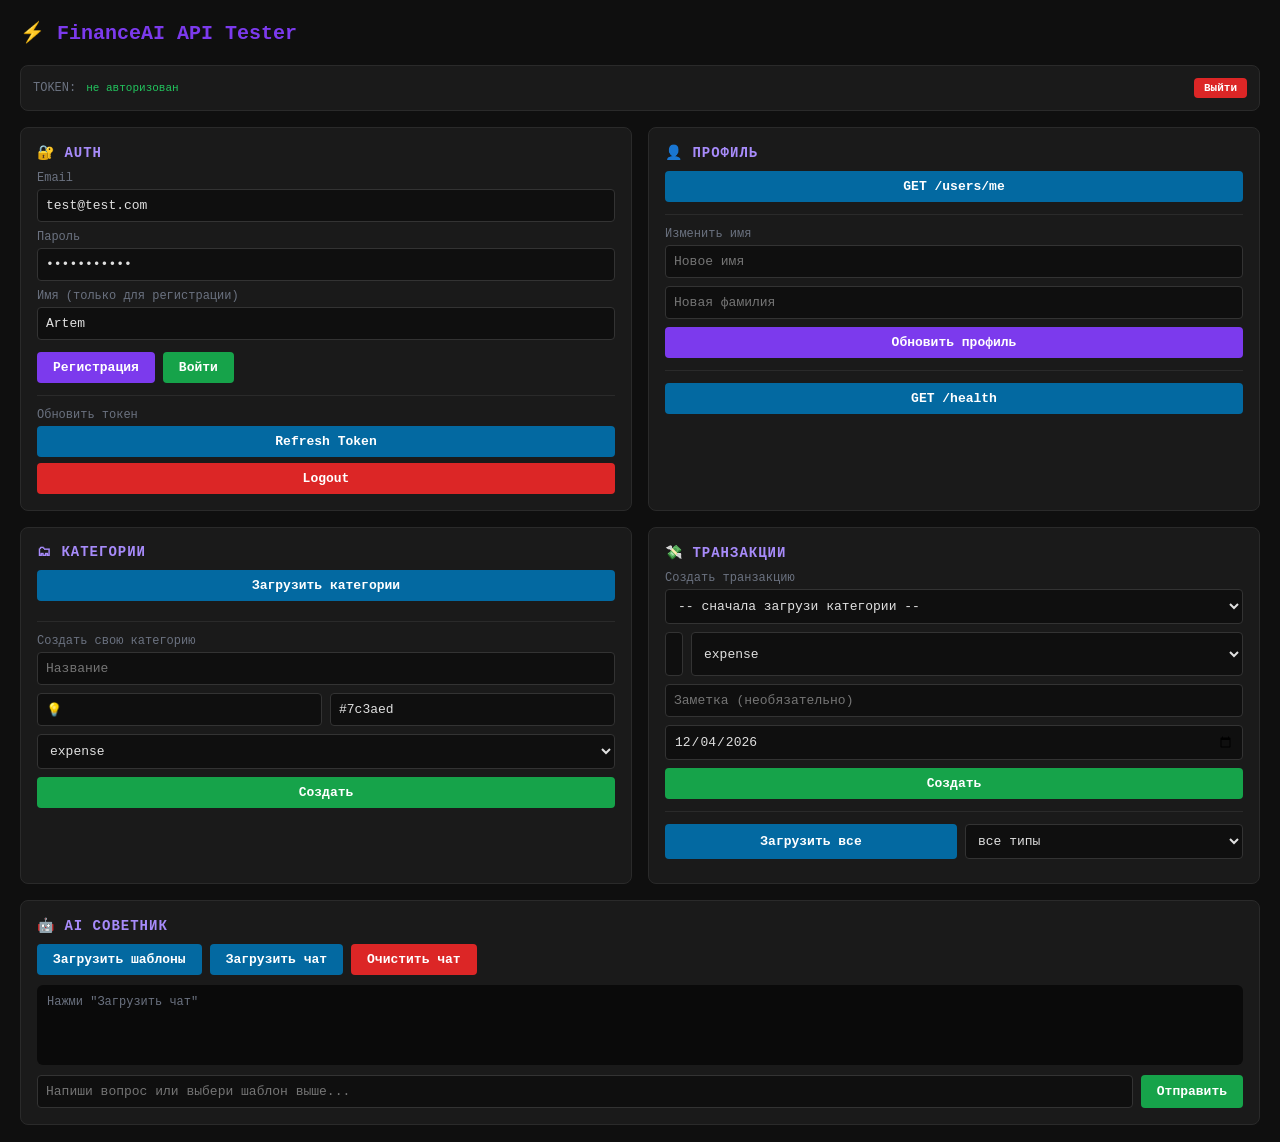
<file: test_ui.html>
<!DOCTYPE html>
<html lang="en">
<head>
  <meta charset="UTF-8">
  <title>FinanceAI API Tester</title>
  <style>
    * { box-sizing: border-box; margin: 0; padding: 0; }
    body { font-family: monospace; background: #0f0f0f; color: #e0e0e0; padding: 20px; }
    h1 { color: #7c3aed; margin-bottom: 20px; font-size: 20px; }
    h2 { color: #a78bfa; font-size: 14px; margin-bottom: 10px; text-transform: uppercase; letter-spacing: 1px; }

    .grid { display: grid; grid-template-columns: 1fr 1fr; gap: 16px; }
    .card { background: #1a1a1a; border: 1px solid #2a2a2a; border-radius: 8px; padding: 16px; }

    .token-bar { background: #1a1a1a; border: 1px solid #2a2a2a; border-radius: 8px; padding: 12px; margin-bottom: 16px; display: flex; align-items: center; gap: 10px; }
    .token-bar span { color: #6b7280; font-size: 12px; }
    #token-display { color: #22c55e; font-size: 11px; flex: 1; overflow: hidden; text-overflow: ellipsis; white-space: nowrap; }

    input, select, textarea {
      width: 100%; padding: 8px; margin-bottom: 8px;
      background: #0f0f0f; border: 1px solid #333; border-radius: 4px;
      color: #e0e0e0; font-family: monospace; font-size: 13px;
    }
    input:focus, select:focus { outline: none; border-color: #7c3aed; }

    button {
      padding: 8px 16px; border: none; border-radius: 4px;
      cursor: pointer; font-family: monospace; font-size: 13px; font-weight: bold;
    }
    .btn-primary { background: #7c3aed; color: white; }
    .btn-primary:hover { background: #6d28d9; }
    .btn-danger { background: #dc2626; color: white; }
    .btn-danger:hover { background: #b91c1c; }
    .btn-success { background: #16a34a; color: white; }
    .btn-success:hover { background: #15803d; }
    .btn-info { background: #0369a1; color: white; }
    .btn-info:hover { background: #075985; }

    .response {
      margin-top: 10px; padding: 10px;
      background: #0a0a0a; border-radius: 4px;
      font-size: 12px; white-space: pre-wrap; word-break: break-all;
      max-height: 200px; overflow-y: auto;
      border-left: 3px solid #333;
    }
    .response.ok { border-color: #22c55e; color: #86efac; }
    .response.err { border-color: #ef4444; color: #fca5a5; }

    .row { display: flex; gap: 8px; }
    .row input { flex: 1; }
    label { font-size: 12px; color: #6b7280; margin-bottom: 4px; display: block; }
    .divider { border: none; border-top: 1px solid #2a2a2a; margin: 12px 0; }
    #categories-list { margin-top: 8px; }
    .category-item {
      display: flex; justify-content: space-between; align-items: center;
      padding: 6px 8px; background: #0f0f0f; border-radius: 4px; margin-bottom: 4px;
      font-size: 12px;
    }
    .category-item button { padding: 2px 8px; font-size: 11px; }
    .tx-item {
      padding: 8px; background: #0f0f0f; border-radius: 4px; margin-bottom: 6px;
      font-size: 12px; border-left: 3px solid #7c3aed;
    }
    .tx-item .tx-header { display: flex; justify-content: space-between; }
    .tx-item .tx-meta { color: #6b7280; margin-top: 2px; }
    .badge { display: inline-block; padding: 1px 6px; border-radius: 3px; font-size: 11px; }
    .badge.expense { background: #7f1d1d; color: #fca5a5; }
    .badge.income { background: #14532d; color: #86efac; }
  </style>
</head>
<body>

<h1>⚡ FinanceAI API Tester</h1>

<!-- Token Bar -->
<div class="token-bar">
  <span>TOKEN:</span>
  <div id="token-display">не авторизован</div>
  <button class="btn-danger" style="padding:4px 10px;font-size:11px;" onclick="clearToken()">Выйти</button>
</div>

<div class="grid">

  <!-- AUTH -->
  <div class="card">
    <h2>🔐 Auth</h2>
    <label>Email</label>
    <input id="auth-email" type="email" value="test@test.com">
    <label>Пароль</label>
    <input id="auth-password" type="password" value="password123">
    <label>Имя (только для регистрации)</label>
    <input id="auth-name" value="Artem">

    <div class="row" style="margin-top:4px;">
      <button class="btn-primary" onclick="register()">Регистрация</button>
      <button class="btn-success" onclick="login()">Войти</button>
    </div>

    <hr class="divider">
    <label>Обновить токен</label>
    <button class="btn-info" style="width:100%" onclick="refreshToken()">Refresh Token</button>
    <button class="btn-danger" style="width:100%;margin-top:6px" onclick="logout()">Logout</button>

    <div id="auth-response" class="response" style="display:none"></div>
  </div>

  <!-- USER -->
  <div class="card">
    <h2>👤 Профиль</h2>
    <button class="btn-info" style="width:100%" onclick="getMe()">GET /users/me</button>

    <hr class="divider">
    <label>Изменить имя</label>
    <input id="update-firstname" placeholder="Новое имя">
    <input id="update-lastname" placeholder="Новая фамилия">
    <button class="btn-primary" style="width:100%" onclick="updateMe()">Обновить профиль</button>

    <hr class="divider">
    <button class="btn-info" style="width:100%" onclick="healthCheck()">GET /health</button>

    <div id="user-response" class="response" style="display:none"></div>
  </div>

  <!-- CATEGORIES -->
  <div class="card">
    <h2>🗂 Категории</h2>
    <button class="btn-info" style="width:100%;margin-bottom:8px" onclick="getCategories()">Загрузить категории</button>
    <div id="categories-list"></div>

    <hr class="divider">
    <label>Создать свою категорию</label>
    <input id="cat-name" placeholder="Название">
    <div class="row">
      <input id="cat-icon" placeholder="Иконка (emoji)" value="💡" style="flex:0.5">
      <input id="cat-color" placeholder="Цвет" value="#7c3aed" style="flex:0.5">
    </div>
    <select id="cat-type">
      <option value="expense">expense</option>
      <option value="income">income</option>
      <option value="both">both</option>
    </select>
    <button class="btn-success" style="width:100%" onclick="createCategory()">Создать</button>

    <div id="cat-response" class="response" style="display:none"></div>
  </div>

  <!-- TRANSACTIONS -->
  <div class="card">
    <h2>💸 Транзакции</h2>
    <label>Создать транзакцию</label>
    <select id="tx-category">
      <option value="">-- сначала загрузи категории --</option>
    </select>
    <div class="row">
      <input id="tx-amount" type="number" placeholder="Сумма" value="500" style="height:44px;font-size:18px;font-weight:bold">
      <select id="tx-type">
        <option value="expense">expense</option>
        <option value="income">income</option>
      </select>
    </div>
    <input id="tx-note" placeholder="Заметка (необязательно)">
    <input id="tx-date" type="date">
    <button class="btn-success" style="width:100%" onclick="createTransaction()">Создать</button>

    <hr class="divider">
    <div class="row">
      <button class="btn-info" style="flex:1" onclick="getTransactions()">Загрузить все</button>
      <select id="tx-filter" style="flex:1;margin-bottom:0">
        <option value="">все типы</option>
        <option value="expense">только expense</option>
        <option value="income">только income</option>
      </select>
    </div>

    <div id="tx-summary" style="margin-top:8px"></div>
    <div id="tx-list" style="margin-top:8px"></div>
    <div id="tx-response" class="response" style="display:none"></div>
  </div>

</div>

<!-- AI ADVISOR -->
<div class="card" style="margin-top:16px">
  <h2>🤖 AI Советник</h2>
  <div style="display:flex;gap:8px;margin-bottom:10px">
    <button class="btn-info" onclick="loadTemplates()">Загрузить шаблоны</button>
    <button class="btn-info" onclick="loadChat()">Загрузить чат</button>
    <button class="btn-danger" onclick="clearAiChat()">Очистить чат</button>
    <span id="ai-usage" style="color:#6b7280;font-size:12px;align-self:center"></span>
  </div>

  <div id="ai-templates" style="margin-bottom:10px"></div>

  <div id="ai-chat" style="background:#0a0a0a;border-radius:6px;padding:10px;min-height:80px;max-height:300px;overflow-y:auto;margin-bottom:10px">
    <div style="color:#6b7280;font-size:12px">Нажми "Загрузить чат"</div>
  </div>

  <input type="hidden" id="ai-template-id">
  <div style="display:flex;gap:8px">
    <input id="ai-input" placeholder="Напиши вопрос или выбери шаблон выше..." style="flex:1;margin-bottom:0">
    <button id="ai-send-btn" class="btn-success" onclick="sendAiMessage()">Отправить</button>
  </div>
  <div id="ai-response" class="response" style="display:none"></div>
</div>

<script>
  const BASE = 'http://localhost:8000/api/v1';
  let token = localStorage.getItem('token') || '';
  let refreshTokenValue = localStorage.getItem('refreshToken') || '';
  let categories = [];

  // Установить сегодняшнюю дату
  document.getElementById('tx-date').value = new Date().toISOString().split('T')[0];

  function updateTokenDisplay() {
    const el = document.getElementById('token-display');
    el.textContent = token ? token.substring(0, 60) + '...' : 'не авторизован';
  }
  updateTokenDisplay();

  function showResponse(id, data, ok) {
    const el = document.getElementById(id);
    el.style.display = 'block';
    el.textContent = JSON.stringify(data, null, 2);
    el.className = 'response ' + (ok ? 'ok' : 'err');
  }

  function headers() {
    return {
      'Content-Type': 'application/json',
      ...(token ? { 'Authorization': 'Bearer ' + token } : {})
    };
  }

  async function request(method, path, body, responseId) {
    try {
      const res = await fetch(BASE + path, {
        method,
        headers: headers(),
        body: body ? JSON.stringify(body) : undefined
      });
      const data = await res.json().catch(() => ({}));
      if (responseId) showResponse(responseId, data, res.ok);
      return { ok: res.ok, data, status: res.status };
    } catch (e) {
      if (responseId) showResponse(responseId, { error: e.message }, false);
      return { ok: false, data: null };
    }
  }

  function saveTokens(data) {
    token = data.access_token;
    refreshTokenValue = data.refresh_token;
    localStorage.setItem('token', token);
    localStorage.setItem('refreshToken', refreshTokenValue);
    updateTokenDisplay();
  }

  function clearToken() {
    token = ''; refreshTokenValue = '';
    localStorage.removeItem('token');
    localStorage.removeItem('refreshToken');
    updateTokenDisplay();
  }

  async function register() {
    const r = await request('POST', '/auth/register', {
      email: document.getElementById('auth-email').value,
      password: document.getElementById('auth-password').value,
      first_name: document.getElementById('auth-name').value,
      last_name: ''
    }, 'auth-response');
    if (r.ok) saveTokens(r.data);
  }

  async function login() {
    const r = await request('POST', '/auth/login', {
      email: document.getElementById('auth-email').value,
      password: document.getElementById('auth-password').value
    }, 'auth-response');
    if (r.ok) saveTokens(r.data);
  }

  async function refreshToken() {
    if (!refreshTokenValue) { alert('Нет refresh токена — сначала войди'); return; }
    const r = await request('POST', '/auth/refresh', { refresh_token: refreshTokenValue }, 'auth-response');
    if (r.ok) saveTokens(r.data);
  }

  async function logout() {
    if (!refreshTokenValue) { alert('Нет refresh токена'); return; }
    await request('POST', '/auth/logout', { refresh_token: refreshTokenValue }, 'auth-response');
    clearToken();
  }

  async function getMe() {
    await request('GET', '/users/me', null, 'user-response');
  }

  async function updateMe() {
    const body = {};
    const fn = document.getElementById('update-firstname').value;
    const ln = document.getElementById('update-lastname').value;
    if (fn) body.first_name = fn;
    if (ln) body.last_name = ln;
    await request('PATCH', '/users/me', body, 'user-response');
  }

  async function healthCheck() {
    const res = await fetch('http://localhost:8000/api/v1/health');
    const data = await res.json();
    showResponse('user-response', data, res.ok);
  }

  async function getCategories() {
    const r = await request('GET', '/categories', null, 'cat-response');
    if (!r.ok) return;
    categories = r.data;

    // Обновляем список для транзакций
    const sel = document.getElementById('tx-category');
    sel.innerHTML = categories.map(c =>
      `<option value="${c.id}">${c.icon} ${c.name} (${c.type})</option>`
    ).join('');

    // Рендерим список
    const list = document.getElementById('categories-list');
    list.innerHTML = categories.map(c => `
      <div class="category-item">
        <span>${c.icon} ${c.name} <span style="color:#6b7280">(${c.type})</span></span>
        ${c.user_id ? `<button class="btn-danger" onclick="deleteCategory('${c.id}')">✕</button>` : '<span style="color:#6b7280;font-size:11px">системная</span>'}
      </div>
    `).join('');
  }

  async function createCategory() {
    const r = await request('POST', '/categories', {
      name: document.getElementById('cat-name').value,
      icon: document.getElementById('cat-icon').value,
      color: document.getElementById('cat-color').value,
      type: document.getElementById('cat-type').value
    }, 'cat-response');
    if (r.ok) getCategories();
  }

  async function deleteCategory(id) {
    await request('DELETE', '/categories/' + id, null, 'cat-response');
    getCategories();
  }

  async function createTransaction() {
    const catId = document.getElementById('tx-category').value;
    if (!catId) { alert('Сначала загрузи категории'); return; }
    const r = await request('POST', '/transactions', {
      category_id: catId,
      amount: parseFloat(document.getElementById('tx-amount').value),
      type: document.getElementById('tx-type').value,
      note: document.getElementById('tx-note').value || null,
      date: document.getElementById('tx-date').value
    }, 'tx-response');
    if (r.ok) getTransactions();
  }

  async function getTransactions() {
    const filter = document.getElementById('tx-filter').value;
    const url = '/transactions?limit=50' + (filter ? '&type=' + filter : '');
    const r = await request('GET', url, null, 'tx-response');
    if (!r.ok) return;

    const summary = document.getElementById('tx-summary');
    const items = r.data.items || [];

    const income  = items.filter(t => t.type === 'income').reduce((s, t) => s + parseFloat(t.amount), 0);
    const expense = items.filter(t => t.type === 'expense').reduce((s, t) => s + parseFloat(t.amount), 0);
    const balance = income - expense;
    const fmt = n => n.toLocaleString('ru-RU', { minimumFractionDigits: 2, maximumFractionDigits: 2 });

    summary.innerHTML = `
      <div style="display:grid;grid-template-columns:1fr 1fr 1fr;gap:8px;margin-bottom:10px">
        <div style="background:#14532d;border-radius:6px;padding:10px;text-align:center">
          <div style="color:#86efac;font-size:11px;margin-bottom:4px">ДОХОДЫ</div>
          <div style="color:#86efac;font-size:15px;font-weight:bold">+${fmt(income)}</div>
        </div>
        <div style="background:#7f1d1d;border-radius:6px;padding:10px;text-align:center">
          <div style="color:#fca5a5;font-size:11px;margin-bottom:4px">РАСХОДЫ</div>
          <div style="color:#fca5a5;font-size:15px;font-weight:bold">-${fmt(expense)}</div>
        </div>
        <div style="background:${balance >= 0 ? '#1e3a5f' : '#3b1f1f'};border-radius:6px;padding:10px;text-align:center">
          <div style="color:#93c5fd;font-size:11px;margin-bottom:4px">БАЛАНС</div>
          <div style="color:${balance >= 0 ? '#93c5fd' : '#fca5a5'};font-size:15px;font-weight:bold">${balance >= 0 ? '+' : ''}${fmt(balance)}</div>
        </div>
      </div>
      <div style="color:#6b7280;font-size:11px;margin-bottom:6px">Показано: ${items.length} из ${r.data.total} транзакций</div>
    `;

    const list = document.getElementById('tx-list');
    if (!items.length) { list.innerHTML = '<div style="color:#6b7280;font-size:12px">Транзакций нет</div>'; return; }

    list.innerHTML = items.map(tx => `
      <div class="tx-item">
        <div class="tx-header">
          <span>${tx.category.icon} ${tx.category.name}</span>
          <span>
            <span class="badge ${tx.type}">${tx.type}</span>
            <strong style="margin-left:6px">${tx.amount}</strong>
            <button class="btn-danger" style="margin-left:8px;padding:1px 6px;font-size:11px" onclick="deleteTransaction('${tx.id}')">✕</button>
          </span>
        </div>
        <div class="tx-meta">${tx.date}${tx.note ? ' · ' + tx.note : ''}</div>
      </div>
    `).join('');
  }

  async function deleteTransaction(id) {
    await request('DELETE', '/transactions/' + id, null, 'tx-response');
    getTransactions();
  }

  // ── AI ────────────────────────────────────────────────
  async function loadTemplates() {
    const r = await request('GET', '/ai/templates', null, 'ai-response');
    if (!r.ok) return;
    const container = document.getElementById('ai-templates');
    container.innerHTML = r.data.map(t => `
      <button class="btn-info" style="margin:3px;font-size:12px" onclick="useTemplate('${t.id}', ${JSON.stringify(t.prompt).replace(/'/g, "&#39;")})">
        ${t.icon} ${t.label}
      </button>
    `).join('');
  }

  function useTemplate(id, prompt) {
    document.getElementById('ai-input').value = prompt;
    document.getElementById('ai-template-id').value = id;
  }

  async function loadChat() {
    const r = await request('GET', '/ai/chat', null, 'ai-response');
    if (!r.ok) return;
    renderChat(r.data);
  }

  function renderChat(data) {
    const { messages, requests_today, daily_limit } = data;
    const limitText = daily_limit === -1 ? '∞' : daily_limit;
    document.getElementById('ai-usage').textContent = `Запросов сегодня: ${requests_today} / ${limitText}`;

    const chat = document.getElementById('ai-chat');
    if (!messages.length) { chat.innerHTML = '<div style="color:#6b7280;font-size:12px">Чат пуст</div>'; return; }

    chat.innerHTML = messages.map(m => `
      <div style="margin-bottom:10px;padding:8px;border-radius:6px;background:${m.role === 'user' ? '#1e1b4b' : '#1a2e1a'};border-left:3px solid ${m.role === 'user' ? '#7c3aed' : '#16a34a'}">
        <div style="font-size:11px;color:#6b7280;margin-bottom:4px">${m.role === 'user' ? '👤 Ты' : '🤖 AI'} · ${new Date(m.created_at).toLocaleTimeString()}</div>
        <div style="font-size:13px;white-space:pre-wrap">${m.content}</div>
      </div>
    `).join('');
    chat.scrollTop = chat.scrollHeight;
  }

  async function sendAiMessage() {
    const message = document.getElementById('ai-input').value.trim();
    if (!message) return;
    const templateId = document.getElementById('ai-template-id').value;

    const body = { message };
    if (templateId) body.prompt_template_id = templateId;

    document.getElementById('ai-send-btn').disabled = true;
    document.getElementById('ai-send-btn').textContent = 'Отправка...';

    const r = await request('POST', '/ai/ask', body, 'ai-response');

    document.getElementById('ai-send-btn').disabled = false;
    document.getElementById('ai-send-btn').textContent = 'Отправить';

    if (r.ok) {
      document.getElementById('ai-input').value = '';
      document.getElementById('ai-template-id').value = '';
      loadChat();
    }
  }

  async function clearAiChat() {
    if (!confirm('Очистить историю чата?')) return;
    await request('DELETE', '/ai/chat', null, 'ai-response');
    loadChat();
  }
</script>
</body>
</html>
</file>
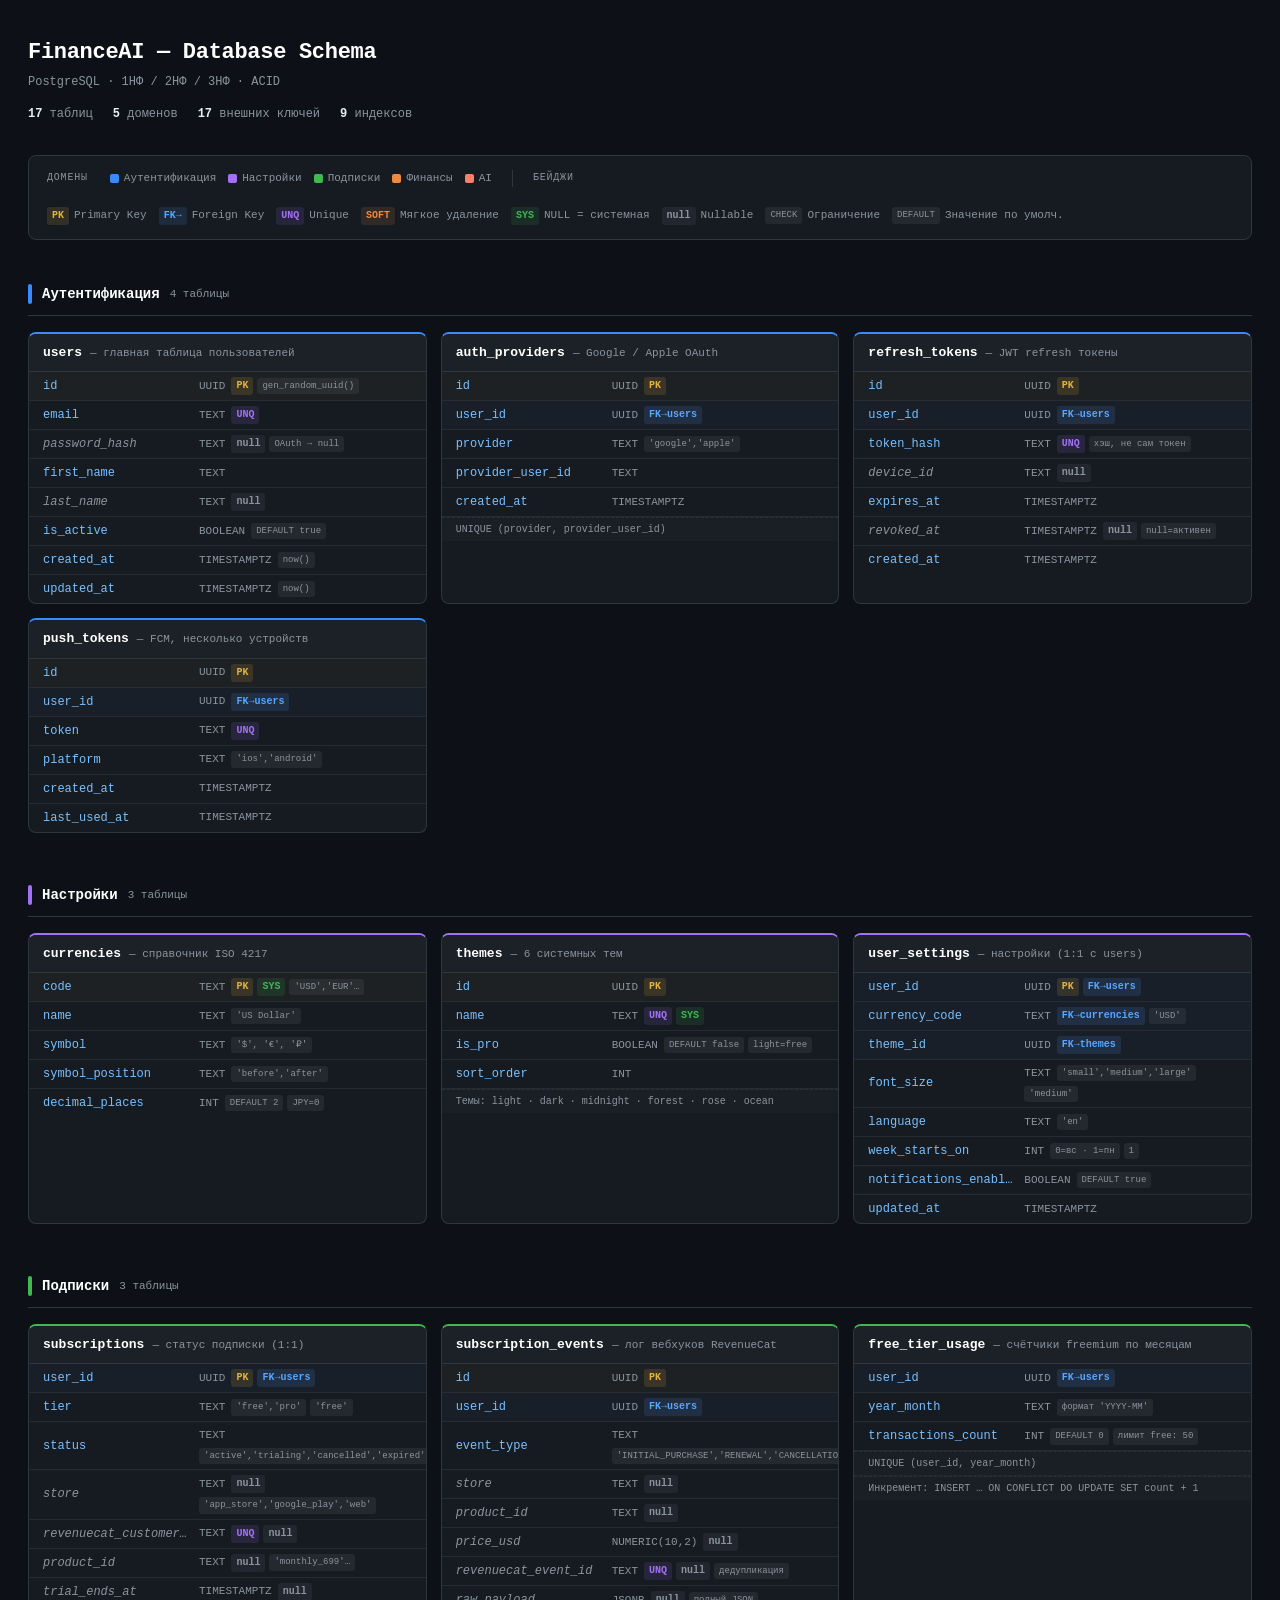
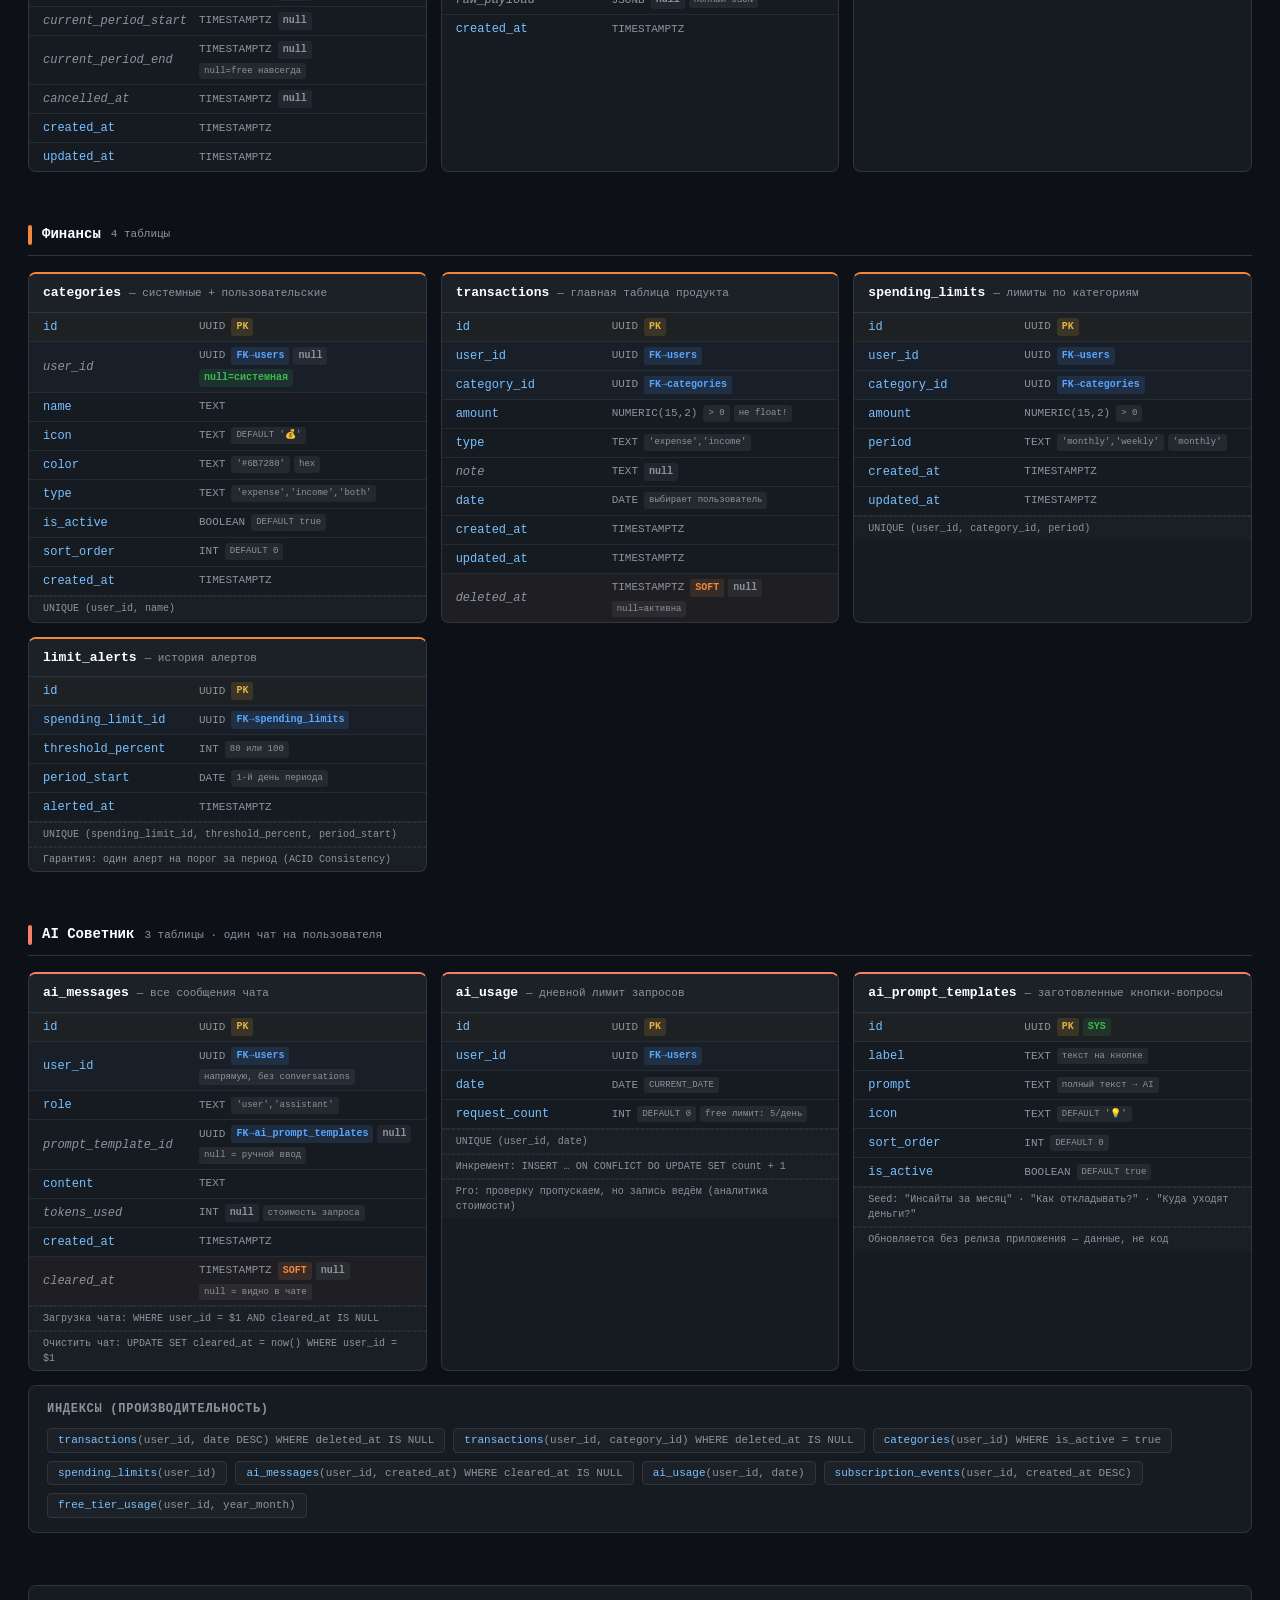
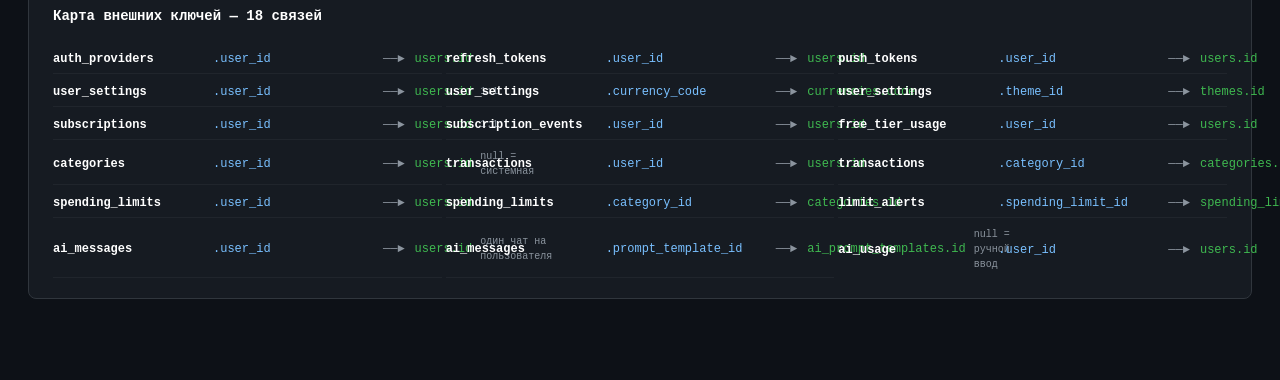
<file: plan/DB_Schema.html>
<!DOCTYPE html>
<html lang="ru">
<head>
<meta charset="UTF-8">
<meta name="viewport" content="width=device-width, initial-scale=1.0">
<title>FinanceAI — Database Schema</title>
<style>
:root {
  --bg:       #0d1117;
  --surface:  #161b22;
  --surface2: #1c2128;
  --border:   #30363d;
  --text:     #e6edf3;
  --muted:    #8b949e;
  --col:      #79c0ff;

  --auth:     #388bfd;
  --settings: #a371f7;
  --subs:     #3fb950;
  --finance:  #f0883e;
  --ai:       #f78166;

  --pk:    #e3b341;
  --fk:    #58a6ff;
  --unq:   #a371f7;
  --soft:  #f0883e;
  --sys:   #3fb950;
}

* { box-sizing: border-box; margin: 0; padding: 0; }

body {
  font-family: 'SF Mono', 'Fira Code', Consolas, monospace;
  background: var(--bg);
  color: var(--text);
  padding: 36px 28px 80px;
  font-size: 13px;
  line-height: 1.5;
}

/* ── HEADER ──────────────────────────────────────── */
.header { margin-bottom: 32px; }
.header h1 { font-size: 22px; font-weight: 700; color: #fff; margin-bottom: 4px; letter-spacing: -0.3px; }
.header .sub { color: var(--muted); font-size: 12px; margin-bottom: 14px; }
.stats { display: flex; gap: 20px; }
.stat { font-size: 12px; color: var(--muted); }
.stat b { color: var(--text); font-weight: 600; }

/* ── LEGEND ──────────────────────────────────────── */
.legend {
  display: flex; flex-wrap: wrap; gap: 20px;
  background: var(--surface);
  border: 1px solid var(--border);
  border-radius: 8px;
  padding: 14px 18px;
  margin-bottom: 44px;
}
.legend-group { display: flex; align-items: center; gap: 12px; flex-wrap: wrap; }
.legend-label { font-size: 10px; text-transform: uppercase; letter-spacing: 0.08em; color: var(--muted); margin-right: 2px; }
.legend-sep { width: 1px; background: var(--border); align-self: stretch; }
.li { display: flex; align-items: center; gap: 5px; font-size: 11px; color: var(--muted); }
.li-dot { width: 9px; height: 9px; border-radius: 2px; }

/* ── SECTION ─────────────────────────────────────── */
.section { margin-bottom: 52px; }
.section-hdr {
  display: flex; align-items: center; gap: 10px;
  margin-bottom: 16px;
  padding-bottom: 10px;
  border-bottom: 1px solid var(--border);
}
.section-bar { width: 4px; height: 20px; border-radius: 2px; flex-shrink: 0; }
.section-name { font-size: 14px; font-weight: 700; color: #fff; }
.section-cnt { font-size: 11px; color: var(--muted); }

.grid {
  display: grid;
  grid-template-columns: repeat(auto-fill, minmax(300px, 1fr));
  gap: 14px;
}

/* ── TABLE CARD ──────────────────────────────────── */
.card {
  background: var(--surface);
  border: 1px solid var(--border);
  border-radius: 8px;
  overflow: hidden;
}

.card-head {
  display: flex; align-items: baseline; gap: 8px;
  padding: 9px 14px;
  border-bottom: 1px solid var(--border);
  background: var(--surface2);
}
.card-name { font-weight: 700; font-size: 13px; color: #fff; }
.card-desc { font-size: 11px; color: var(--muted); }

/* ── COLUMN ROWS ─────────────────────────────────── */
.col {
  display: grid;
  grid-template-columns: 150px 1fr;
  gap: 6px;
  padding: 5px 14px;
  border-bottom: 1px solid rgba(48,54,61,0.6);
  align-items: center;
  min-height: 28px;
}
.col:last-child { border-bottom: none; }
.col.r-pk { background: rgba(227,179,65,0.04); }
.col.r-fk { background: rgba(88,166,255,0.03); }
.col.r-soft { background: rgba(240,136,62,0.04); }

.cname {
  font-size: 12px;
  color: var(--col);
  white-space: nowrap;
  overflow: hidden;
  text-overflow: ellipsis;
}
.cname.nullable { color: var(--muted); font-style: italic; }

.cright { display: flex; align-items: center; gap: 4px; flex-wrap: wrap; }
.ctype { font-size: 11px; color: var(--muted); margin-right: 2px; white-space: nowrap; }

/* ── BADGES ──────────────────────────────────────── */
.b {
  display: inline-flex;
  padding: 1px 5px;
  border-radius: 3px;
  font-size: 10px;
  font-weight: 700;
  white-space: nowrap;
  line-height: 1.6;
}
.pk   { background: rgba(227,179,65,0.14);  color: #e3b341; }
.fk   { background: rgba(88,166,255,0.12);  color: #58a6ff; }
.unq  { background: rgba(163,113,247,0.12); color: #a371f7; }
.soft { background: rgba(240,136,62,0.12);  color: #f0883e; }
.sys  { background: rgba(63,185,80,0.12);   color: #3fb950; }
.nul  { background: rgba(139,148,158,0.1);  color: var(--muted); }
.chk  { background: rgba(255,255,255,0.06); color: var(--muted); font-size: 9px; font-weight: 400; }
.def  { background: rgba(255,255,255,0.06); color: #8b949e; font-size: 9px; font-weight: 400; }

/* ── CONSTRAINT ROW ──────────────────────────────── */
.constraint {
  padding: 4px 14px;
  font-size: 10px;
  color: var(--muted);
  background: rgba(255,255,255,0.015);
  border-top: 1px dashed rgba(48,54,61,0.8);
  border-bottom: 1px solid rgba(48,54,61,0.4);
}
.constraint:last-child { border-bottom: none; }

/* ── INDEX CARD ──────────────────────────────────── */
.idx-card {
  grid-column: 1 / -1;
  background: var(--surface);
  border: 1px solid var(--border);
  border-radius: 8px;
  padding: 14px 18px;
}
.idx-card h3 { font-size: 12px; color: var(--muted); margin-bottom: 10px; text-transform: uppercase; letter-spacing: 0.06em; }
.idx-list { display: flex; flex-wrap: wrap; gap: 8px; }
.idx-item { font-size: 11px; color: var(--muted); background: var(--surface2); border: 1px solid var(--border); border-radius: 4px; padding: 3px 10px; }
.idx-item span { color: var(--col); }

/* ── FK MAP ──────────────────────────────────────── */
.fk-map {
  background: var(--surface);
  border: 1px solid var(--border);
  border-radius: 8px;
  padding: 20px 24px;
  margin-top: 8px;
}
.fk-map h2 { font-size: 14px; font-weight: 700; color: #fff; margin-bottom: 18px; }
.fk-columns { display: grid; grid-template-columns: repeat(auto-fill, minmax(380px, 1fr)); gap: 4px; }
.fk-row { display: flex; align-items: center; gap: 0; font-size: 12px; padding: 5px 0; border-bottom: 1px solid rgba(48,54,61,0.4); }
.fk-row:last-child { border-bottom: none; }
.fk-tbl  { color: #fff; font-weight: 600; min-width: 160px; }
.fk-col  { color: var(--col); min-width: 160px; }
.fk-arr  { color: var(--muted); margin: 0 10px; }
.fk-ref  { color: var(--subs); }
.fk-note { color: var(--muted); font-size: 10px; margin-left: 8px; }

/* ── SECTION COLOR ACCENTS ───────────────────────── */
.auth-card    { border-top: 2px solid var(--auth); }
.settings-card { border-top: 2px solid var(--settings); }
.subs-card    { border-top: 2px solid var(--subs); }
.finance-card { border-top: 2px solid var(--finance); }
.ai-card      { border-top: 2px solid var(--ai); }

</style>
</head>
<body>

<!-- HEADER -->
<div class="header">
  <h1>FinanceAI — Database Schema</h1>
  <div class="sub">PostgreSQL · 1НФ / 2НФ / 3НФ · ACID</div>
  <div class="stats">
    <div class="stat"><b>17</b> таблиц</div>
    <div class="stat"><b>5</b> доменов</div>
    <div class="stat"><b>17</b> внешних ключей</div>
    <div class="stat"><b>9</b> индексов</div>
  </div>
</div>

<!-- LEGEND -->
<div class="legend">
  <span class="legend-label">Домены</span>
  <div class="legend-group">
    <div class="li"><div class="li-dot" style="background:var(--auth)"></div>Аутентификация</div>
    <div class="li"><div class="li-dot" style="background:var(--settings)"></div>Настройки</div>
    <div class="li"><div class="li-dot" style="background:var(--subs)"></div>Подписки</div>
    <div class="li"><div class="li-dot" style="background:var(--finance)"></div>Финансы</div>
    <div class="li"><div class="li-dot" style="background:var(--ai)"></div>AI</div>
  </div>
  <div class="legend-sep"></div>
  <span class="legend-label">Бейджи</span>
  <div class="legend-group">
    <div class="li"><span class="b pk">PK</span> Primary Key</div>
    <div class="li"><span class="b fk">FK→</span> Foreign Key</div>
    <div class="li"><span class="b unq">UNQ</span> Unique</div>
    <div class="li"><span class="b soft">SOFT</span> Мягкое удаление</div>
    <div class="li"><span class="b sys">SYS</span> NULL = системная</div>
    <div class="li"><span class="b nul">null</span> Nullable</div>
    <div class="li"><span class="b chk">CHECK</span> Ограничение</div>
    <div class="li"><span class="b def">DEFAULT</span> Значение по умолч.</div>
  </div>
</div>


<!-- ════════════════════════════════════════════════ -->
<!--  БЛОК 1 · АУТЕНТИФИКАЦИЯ                        -->
<!-- ════════════════════════════════════════════════ -->
<div class="section">
  <div class="section-hdr">
    <div class="section-bar" style="background:var(--auth)"></div>
    <span class="section-name">Аутентификация</span>
    <span class="section-cnt">4 таблицы</span>
  </div>
  <div class="grid">

    <!-- users -->
    <div class="card auth-card">
      <div class="card-head">
        <span class="card-name">users</span>
        <span class="card-desc">— главная таблица пользователей</span>
      </div>
      <div class="col r-pk">
        <div class="cname">id</div>
        <div class="cright"><span class="ctype">UUID</span><span class="b pk">PK</span><span class="b def">gen_random_uuid()</span></div>
      </div>
      <div class="col">
        <div class="cname">email</div>
        <div class="cright"><span class="ctype">TEXT</span><span class="b unq">UNQ</span></div>
      </div>
      <div class="col">
        <div class="cname nullable">password_hash</div>
        <div class="cright"><span class="ctype">TEXT</span><span class="b nul">null</span><span class="b chk">OAuth → null</span></div>
      </div>
      <div class="col">
        <div class="cname">first_name</div>
        <div class="cright"><span class="ctype">TEXT</span></div>
      </div>
      <div class="col">
        <div class="cname nullable">last_name</div>
        <div class="cright"><span class="ctype">TEXT</span><span class="b nul">null</span></div>
      </div>
      <div class="col">
        <div class="cname">is_active</div>
        <div class="cright"><span class="ctype">BOOLEAN</span><span class="b def">DEFAULT true</span></div>
      </div>
      <div class="col">
        <div class="cname">created_at</div>
        <div class="cright"><span class="ctype">TIMESTAMPTZ</span><span class="b def">now()</span></div>
      </div>
      <div class="col">
        <div class="cname">updated_at</div>
        <div class="cright"><span class="ctype">TIMESTAMPTZ</span><span class="b def">now()</span></div>
      </div>
    </div>

    <!-- auth_providers -->
    <div class="card auth-card">
      <div class="card-head">
        <span class="card-name">auth_providers</span>
        <span class="card-desc">— Google / Apple OAuth</span>
      </div>
      <div class="col r-pk">
        <div class="cname">id</div>
        <div class="cright"><span class="ctype">UUID</span><span class="b pk">PK</span></div>
      </div>
      <div class="col r-fk">
        <div class="cname">user_id</div>
        <div class="cright"><span class="ctype">UUID</span><span class="b fk">FK→users</span></div>
      </div>
      <div class="col">
        <div class="cname">provider</div>
        <div class="cright"><span class="ctype">TEXT</span><span class="b chk">'google','apple'</span></div>
      </div>
      <div class="col">
        <div class="cname">provider_user_id</div>
        <div class="cright"><span class="ctype">TEXT</span></div>
      </div>
      <div class="col">
        <div class="cname">created_at</div>
        <div class="cright"><span class="ctype">TIMESTAMPTZ</span></div>
      </div>
      <div class="constraint">UNIQUE (provider, provider_user_id)</div>
    </div>

    <!-- refresh_tokens -->
    <div class="card auth-card">
      <div class="card-head">
        <span class="card-name">refresh_tokens</span>
        <span class="card-desc">— JWT refresh токены</span>
      </div>
      <div class="col r-pk">
        <div class="cname">id</div>
        <div class="cright"><span class="ctype">UUID</span><span class="b pk">PK</span></div>
      </div>
      <div class="col r-fk">
        <div class="cname">user_id</div>
        <div class="cright"><span class="ctype">UUID</span><span class="b fk">FK→users</span></div>
      </div>
      <div class="col">
        <div class="cname">token_hash</div>
        <div class="cright"><span class="ctype">TEXT</span><span class="b unq">UNQ</span><span class="b chk">хэш, не сам токен</span></div>
      </div>
      <div class="col">
        <div class="cname nullable">device_id</div>
        <div class="cright"><span class="ctype">TEXT</span><span class="b nul">null</span></div>
      </div>
      <div class="col">
        <div class="cname">expires_at</div>
        <div class="cright"><span class="ctype">TIMESTAMPTZ</span></div>
      </div>
      <div class="col">
        <div class="cname nullable">revoked_at</div>
        <div class="cright"><span class="ctype">TIMESTAMPTZ</span><span class="b nul">null</span><span class="b chk">null=активен</span></div>
      </div>
      <div class="col">
        <div class="cname">created_at</div>
        <div class="cright"><span class="ctype">TIMESTAMPTZ</span></div>
      </div>
    </div>

    <!-- push_tokens -->
    <div class="card auth-card">
      <div class="card-head">
        <span class="card-name">push_tokens</span>
        <span class="card-desc">— FCM, несколько устройств</span>
      </div>
      <div class="col r-pk">
        <div class="cname">id</div>
        <div class="cright"><span class="ctype">UUID</span><span class="b pk">PK</span></div>
      </div>
      <div class="col r-fk">
        <div class="cname">user_id</div>
        <div class="cright"><span class="ctype">UUID</span><span class="b fk">FK→users</span></div>
      </div>
      <div class="col">
        <div class="cname">token</div>
        <div class="cright"><span class="ctype">TEXT</span><span class="b unq">UNQ</span></div>
      </div>
      <div class="col">
        <div class="cname">platform</div>
        <div class="cright"><span class="ctype">TEXT</span><span class="b chk">'ios','android'</span></div>
      </div>
      <div class="col">
        <div class="cname">created_at</div>
        <div class="cright"><span class="ctype">TIMESTAMPTZ</span></div>
      </div>
      <div class="col">
        <div class="cname">last_used_at</div>
        <div class="cright"><span class="ctype">TIMESTAMPTZ</span></div>
      </div>
    </div>

  </div>
</div>


<!-- ════════════════════════════════════════════════ -->
<!--  БЛОК 2 · НАСТРОЙКИ                             -->
<!-- ════════════════════════════════════════════════ -->
<div class="section">
  <div class="section-hdr">
    <div class="section-bar" style="background:var(--settings)"></div>
    <span class="section-name">Настройки</span>
    <span class="section-cnt">3 таблицы</span>
  </div>
  <div class="grid">

    <!-- currencies -->
    <div class="card settings-card">
      <div class="card-head">
        <span class="card-name">currencies</span>
        <span class="card-desc">— справочник ISO 4217</span>
      </div>
      <div class="col r-pk">
        <div class="cname">code</div>
        <div class="cright"><span class="ctype">TEXT</span><span class="b pk">PK</span><span class="b sys">SYS</span><span class="b chk">'USD','EUR'…</span></div>
      </div>
      <div class="col">
        <div class="cname">name</div>
        <div class="cright"><span class="ctype">TEXT</span><span class="b chk">'US Dollar'</span></div>
      </div>
      <div class="col">
        <div class="cname">symbol</div>
        <div class="cright"><span class="ctype">TEXT</span><span class="b chk">'$', '€', '₽'</span></div>
      </div>
      <div class="col">
        <div class="cname">symbol_position</div>
        <div class="cright"><span class="ctype">TEXT</span><span class="b chk">'before','after'</span></div>
      </div>
      <div class="col">
        <div class="cname">decimal_places</div>
        <div class="cright"><span class="ctype">INT</span><span class="b def">DEFAULT 2</span><span class="b chk">JPY=0</span></div>
      </div>
    </div>

    <!-- themes -->
    <div class="card settings-card">
      <div class="card-head">
        <span class="card-name">themes</span>
        <span class="card-desc">— 6 системных тем</span>
      </div>
      <div class="col r-pk">
        <div class="cname">id</div>
        <div class="cright"><span class="ctype">UUID</span><span class="b pk">PK</span></div>
      </div>
      <div class="col">
        <div class="cname">name</div>
        <div class="cright"><span class="ctype">TEXT</span><span class="b unq">UNQ</span><span class="b sys">SYS</span></div>
      </div>
      <div class="col">
        <div class="cname">is_pro</div>
        <div class="cright"><span class="ctype">BOOLEAN</span><span class="b def">DEFAULT false</span><span class="b chk">light=free</span></div>
      </div>
      <div class="col">
        <div class="cname">sort_order</div>
        <div class="cright"><span class="ctype">INT</span></div>
      </div>
      <div class="constraint">Темы: light · dark · midnight · forest · rose · ocean</div>
    </div>

    <!-- user_settings -->
    <div class="card settings-card">
      <div class="card-head">
        <span class="card-name">user_settings</span>
        <span class="card-desc">— настройки (1:1 с users)</span>
      </div>
      <div class="col r-pk r-fk">
        <div class="cname">user_id</div>
        <div class="cright"><span class="ctype">UUID</span><span class="b pk">PK</span><span class="b fk">FK→users</span></div>
      </div>
      <div class="col r-fk">
        <div class="cname">currency_code</div>
        <div class="cright"><span class="ctype">TEXT</span><span class="b fk">FK→currencies</span><span class="b def">'USD'</span></div>
      </div>
      <div class="col r-fk">
        <div class="cname">theme_id</div>
        <div class="cright"><span class="ctype">UUID</span><span class="b fk">FK→themes</span></div>
      </div>
      <div class="col">
        <div class="cname">font_size</div>
        <div class="cright"><span class="ctype">TEXT</span><span class="b chk">'small','medium','large'</span><span class="b def">'medium'</span></div>
      </div>
      <div class="col">
        <div class="cname">language</div>
        <div class="cright"><span class="ctype">TEXT</span><span class="b def">'en'</span></div>
      </div>
      <div class="col">
        <div class="cname">week_starts_on</div>
        <div class="cright"><span class="ctype">INT</span><span class="b chk">0=вс · 1=пн</span><span class="b def">1</span></div>
      </div>
      <div class="col">
        <div class="cname">notifications_enabled</div>
        <div class="cright"><span class="ctype">BOOLEAN</span><span class="b def">DEFAULT true</span></div>
      </div>
      <div class="col">
        <div class="cname">updated_at</div>
        <div class="cright"><span class="ctype">TIMESTAMPTZ</span></div>
      </div>
    </div>

  </div>
</div>


<!-- ════════════════════════════════════════════════ -->
<!--  БЛОК 3 · ПОДПИСКИ                              -->
<!-- ════════════════════════════════════════════════ -->
<div class="section">
  <div class="section-hdr">
    <div class="section-bar" style="background:var(--subs)"></div>
    <span class="section-name">Подписки</span>
    <span class="section-cnt">3 таблицы</span>
  </div>
  <div class="grid">

    <!-- subscriptions -->
    <div class="card subs-card">
      <div class="card-head">
        <span class="card-name">subscriptions</span>
        <span class="card-desc">— статус подписки (1:1)</span>
      </div>
      <div class="col r-pk r-fk">
        <div class="cname">user_id</div>
        <div class="cright"><span class="ctype">UUID</span><span class="b pk">PK</span><span class="b fk">FK→users</span></div>
      </div>
      <div class="col">
        <div class="cname">tier</div>
        <div class="cright"><span class="ctype">TEXT</span><span class="b chk">'free','pro'</span><span class="b def">'free'</span></div>
      </div>
      <div class="col">
        <div class="cname">status</div>
        <div class="cright"><span class="ctype">TEXT</span><span class="b chk">'active','trialing','cancelled','expired','paused'</span></div>
      </div>
      <div class="col">
        <div class="cname nullable">store</div>
        <div class="cright"><span class="ctype">TEXT</span><span class="b nul">null</span><span class="b chk">'app_store','google_play','web'</span></div>
      </div>
      <div class="col">
        <div class="cname nullable">revenuecat_customer_id</div>
        <div class="cright"><span class="ctype">TEXT</span><span class="b unq">UNQ</span><span class="b nul">null</span></div>
      </div>
      <div class="col">
        <div class="cname nullable">product_id</div>
        <div class="cright"><span class="ctype">TEXT</span><span class="b nul">null</span><span class="b chk">'monthly_699'…</span></div>
      </div>
      <div class="col">
        <div class="cname nullable">trial_ends_at</div>
        <div class="cright"><span class="ctype">TIMESTAMPTZ</span><span class="b nul">null</span></div>
      </div>
      <div class="col">
        <div class="cname nullable">current_period_start</div>
        <div class="cright"><span class="ctype">TIMESTAMPTZ</span><span class="b nul">null</span></div>
      </div>
      <div class="col">
        <div class="cname nullable">current_period_end</div>
        <div class="cright"><span class="ctype">TIMESTAMPTZ</span><span class="b nul">null</span><span class="b chk">null=free навсегда</span></div>
      </div>
      <div class="col">
        <div class="cname nullable">cancelled_at</div>
        <div class="cright"><span class="ctype">TIMESTAMPTZ</span><span class="b nul">null</span></div>
      </div>
      <div class="col">
        <div class="cname">created_at</div>
        <div class="cright"><span class="ctype">TIMESTAMPTZ</span></div>
      </div>
      <div class="col">
        <div class="cname">updated_at</div>
        <div class="cright"><span class="ctype">TIMESTAMPTZ</span></div>
      </div>
    </div>

    <!-- subscription_events -->
    <div class="card subs-card">
      <div class="card-head">
        <span class="card-name">subscription_events</span>
        <span class="card-desc">— лог вебхуков RevenueCat</span>
      </div>
      <div class="col r-pk">
        <div class="cname">id</div>
        <div class="cright"><span class="ctype">UUID</span><span class="b pk">PK</span></div>
      </div>
      <div class="col r-fk">
        <div class="cname">user_id</div>
        <div class="cright"><span class="ctype">UUID</span><span class="b fk">FK→users</span></div>
      </div>
      <div class="col">
        <div class="cname">event_type</div>
        <div class="cright"><span class="ctype">TEXT</span><span class="b chk">'INITIAL_PURCHASE','RENEWAL','CANCELLATION'…</span></div>
      </div>
      <div class="col">
        <div class="cname nullable">store</div>
        <div class="cright"><span class="ctype">TEXT</span><span class="b nul">null</span></div>
      </div>
      <div class="col">
        <div class="cname nullable">product_id</div>
        <div class="cright"><span class="ctype">TEXT</span><span class="b nul">null</span></div>
      </div>
      <div class="col">
        <div class="cname nullable">price_usd</div>
        <div class="cright"><span class="ctype">NUMERIC(10,2)</span><span class="b nul">null</span></div>
      </div>
      <div class="col">
        <div class="cname nullable">revenuecat_event_id</div>
        <div class="cright"><span class="ctype">TEXT</span><span class="b unq">UNQ</span><span class="b nul">null</span><span class="b chk">дедупликация</span></div>
      </div>
      <div class="col">
        <div class="cname nullable">raw_payload</div>
        <div class="cright"><span class="ctype">JSONB</span><span class="b nul">null</span><span class="b chk">полный JSON</span></div>
      </div>
      <div class="col">
        <div class="cname">created_at</div>
        <div class="cright"><span class="ctype">TIMESTAMPTZ</span></div>
      </div>
    </div>

    <!-- free_tier_usage -->
    <div class="card subs-card">
      <div class="card-head">
        <span class="card-name">free_tier_usage</span>
        <span class="card-desc">— счётчики freemium по месяцам</span>
      </div>
      <div class="col r-fk">
        <div class="cname">user_id</div>
        <div class="cright"><span class="ctype">UUID</span><span class="b fk">FK→users</span></div>
      </div>
      <div class="col">
        <div class="cname">year_month</div>
        <div class="cright"><span class="ctype">TEXT</span><span class="b chk">формат 'YYYY-MM'</span></div>
      </div>
      <div class="col">
        <div class="cname">transactions_count</div>
        <div class="cright"><span class="ctype">INT</span><span class="b def">DEFAULT 0</span><span class="b chk">лимит free: 50</span></div>
      </div>
      <div class="constraint">UNIQUE (user_id, year_month)</div>
      <div class="constraint">Инкремент: INSERT … ON CONFLICT DO UPDATE SET count + 1</div>
    </div>

  </div>
</div>


<!-- ════════════════════════════════════════════════ -->
<!--  БЛОК 4 · ФИНАНСЫ                               -->
<!-- ════════════════════════════════════════════════ -->
<div class="section">
  <div class="section-hdr">
    <div class="section-bar" style="background:var(--finance)"></div>
    <span class="section-name">Финансы</span>
    <span class="section-cnt">4 таблицы</span>
  </div>
  <div class="grid">

    <!-- categories -->
    <div class="card finance-card">
      <div class="card-head">
        <span class="card-name">categories</span>
        <span class="card-desc">— системные + пользовательские</span>
      </div>
      <div class="col r-pk">
        <div class="cname">id</div>
        <div class="cright"><span class="ctype">UUID</span><span class="b pk">PK</span></div>
      </div>
      <div class="col r-fk">
        <div class="cname nullable">user_id</div>
        <div class="cright"><span class="ctype">UUID</span><span class="b fk">FK→users</span><span class="b nul">null</span><span class="b sys">null=системная</span></div>
      </div>
      <div class="col">
        <div class="cname">name</div>
        <div class="cright"><span class="ctype">TEXT</span></div>
      </div>
      <div class="col">
        <div class="cname">icon</div>
        <div class="cright"><span class="ctype">TEXT</span><span class="b def">DEFAULT '💰'</span></div>
      </div>
      <div class="col">
        <div class="cname">color</div>
        <div class="cright"><span class="ctype">TEXT</span><span class="b def">'#6B7280'</span><span class="b chk">hex</span></div>
      </div>
      <div class="col">
        <div class="cname">type</div>
        <div class="cright"><span class="ctype">TEXT</span><span class="b chk">'expense','income','both'</span></div>
      </div>
      <div class="col">
        <div class="cname">is_active</div>
        <div class="cright"><span class="ctype">BOOLEAN</span><span class="b def">DEFAULT true</span></div>
      </div>
      <div class="col">
        <div class="cname">sort_order</div>
        <div class="cright"><span class="ctype">INT</span><span class="b def">DEFAULT 0</span></div>
      </div>
      <div class="col">
        <div class="cname">created_at</div>
        <div class="cright"><span class="ctype">TIMESTAMPTZ</span></div>
      </div>
      <div class="constraint">UNIQUE (user_id, name)</div>
    </div>

    <!-- transactions -->
    <div class="card finance-card">
      <div class="card-head">
        <span class="card-name">transactions</span>
        <span class="card-desc">— главная таблица продукта</span>
      </div>
      <div class="col r-pk">
        <div class="cname">id</div>
        <div class="cright"><span class="ctype">UUID</span><span class="b pk">PK</span></div>
      </div>
      <div class="col r-fk">
        <div class="cname">user_id</div>
        <div class="cright"><span class="ctype">UUID</span><span class="b fk">FK→users</span></div>
      </div>
      <div class="col r-fk">
        <div class="cname">category_id</div>
        <div class="cright"><span class="ctype">UUID</span><span class="b fk">FK→categories</span></div>
      </div>
      <div class="col">
        <div class="cname">amount</div>
        <div class="cright"><span class="ctype">NUMERIC(15,2)</span><span class="b chk">&gt; 0</span><span class="b chk">не float!</span></div>
      </div>
      <div class="col">
        <div class="cname">type</div>
        <div class="cright"><span class="ctype">TEXT</span><span class="b chk">'expense','income'</span></div>
      </div>
      <div class="col">
        <div class="cname nullable">note</div>
        <div class="cright"><span class="ctype">TEXT</span><span class="b nul">null</span></div>
      </div>
      <div class="col">
        <div class="cname">date</div>
        <div class="cright"><span class="ctype">DATE</span><span class="b chk">выбирает пользователь</span></div>
      </div>
      <div class="col">
        <div class="cname">created_at</div>
        <div class="cright"><span class="ctype">TIMESTAMPTZ</span></div>
      </div>
      <div class="col">
        <div class="cname">updated_at</div>
        <div class="cright"><span class="ctype">TIMESTAMPTZ</span></div>
      </div>
      <div class="col r-soft">
        <div class="cname nullable">deleted_at</div>
        <div class="cright"><span class="ctype">TIMESTAMPTZ</span><span class="b soft">SOFT</span><span class="b nul">null</span><span class="b chk">null=активна</span></div>
      </div>
    </div>

    <!-- spending_limits -->
    <div class="card finance-card">
      <div class="card-head">
        <span class="card-name">spending_limits</span>
        <span class="card-desc">— лимиты по категориям</span>
      </div>
      <div class="col r-pk">
        <div class="cname">id</div>
        <div class="cright"><span class="ctype">UUID</span><span class="b pk">PK</span></div>
      </div>
      <div class="col r-fk">
        <div class="cname">user_id</div>
        <div class="cright"><span class="ctype">UUID</span><span class="b fk">FK→users</span></div>
      </div>
      <div class="col r-fk">
        <div class="cname">category_id</div>
        <div class="cright"><span class="ctype">UUID</span><span class="b fk">FK→categories</span></div>
      </div>
      <div class="col">
        <div class="cname">amount</div>
        <div class="cright"><span class="ctype">NUMERIC(15,2)</span><span class="b chk">&gt; 0</span></div>
      </div>
      <div class="col">
        <div class="cname">period</div>
        <div class="cright"><span class="ctype">TEXT</span><span class="b chk">'monthly','weekly'</span><span class="b def">'monthly'</span></div>
      </div>
      <div class="col">
        <div class="cname">created_at</div>
        <div class="cright"><span class="ctype">TIMESTAMPTZ</span></div>
      </div>
      <div class="col">
        <div class="cname">updated_at</div>
        <div class="cright"><span class="ctype">TIMESTAMPTZ</span></div>
      </div>
      <div class="constraint">UNIQUE (user_id, category_id, period)</div>
    </div>

    <!-- limit_alerts -->
    <div class="card finance-card">
      <div class="card-head">
        <span class="card-name">limit_alerts</span>
        <span class="card-desc">— история алертов</span>
      </div>
      <div class="col r-pk">
        <div class="cname">id</div>
        <div class="cright"><span class="ctype">UUID</span><span class="b pk">PK</span></div>
      </div>
      <div class="col r-fk">
        <div class="cname">spending_limit_id</div>
        <div class="cright"><span class="ctype">UUID</span><span class="b fk">FK→spending_limits</span></div>
      </div>
      <div class="col">
        <div class="cname">threshold_percent</div>
        <div class="cright"><span class="ctype">INT</span><span class="b chk">80 или 100</span></div>
      </div>
      <div class="col">
        <div class="cname">period_start</div>
        <div class="cright"><span class="ctype">DATE</span><span class="b chk">1-й день периода</span></div>
      </div>
      <div class="col">
        <div class="cname">alerted_at</div>
        <div class="cright"><span class="ctype">TIMESTAMPTZ</span></div>
      </div>
      <div class="constraint">UNIQUE (spending_limit_id, threshold_percent, period_start)</div>
      <div class="constraint">Гарантия: один алерт на порог за период (ACID Consistency)</div>
    </div>

  </div>
</div>


<!-- ════════════════════════════════════════════════ -->
<!--  БЛОК 5 · AI                                    -->
<!-- ════════════════════════════════════════════════ -->
<div class="section">
  <div class="section-hdr">
    <div class="section-bar" style="background:var(--ai)"></div>
    <span class="section-name">AI Советник</span>
    <span class="section-cnt">3 таблицы · один чат на пользователя</span>
  </div>
  <div class="grid">

    <!-- ai_messages -->
    <div class="card ai-card">
      <div class="card-head">
        <span class="card-name">ai_messages</span>
        <span class="card-desc">— все сообщения чата</span>
      </div>
      <div class="col r-pk">
        <div class="cname">id</div>
        <div class="cright"><span class="ctype">UUID</span><span class="b pk">PK</span></div>
      </div>
      <div class="col r-fk">
        <div class="cname">user_id</div>
        <div class="cright"><span class="ctype">UUID</span><span class="b fk">FK→users</span><span class="b chk">напрямую, без conversations</span></div>
      </div>
      <div class="col">
        <div class="cname">role</div>
        <div class="cright"><span class="ctype">TEXT</span><span class="b chk">'user','assistant'</span></div>
      </div>
      <div class="col">
        <div class="cname nullable">prompt_template_id</div>
        <div class="cright"><span class="ctype">UUID</span><span class="b fk">FK→ai_prompt_templates</span><span class="b nul">null</span><span class="b chk">null = ручной ввод</span></div>
      </div>
      <div class="col">
        <div class="cname">content</div>
        <div class="cright"><span class="ctype">TEXT</span></div>
      </div>
      <div class="col">
        <div class="cname nullable">tokens_used</div>
        <div class="cright"><span class="ctype">INT</span><span class="b nul">null</span><span class="b chk">стоимость запроса</span></div>
      </div>
      <div class="col">
        <div class="cname">created_at</div>
        <div class="cright"><span class="ctype">TIMESTAMPTZ</span></div>
      </div>
      <div class="col r-soft">
        <div class="cname nullable">cleared_at</div>
        <div class="cright"><span class="ctype">TIMESTAMPTZ</span><span class="b soft">SOFT</span><span class="b nul">null</span><span class="b chk">null = видно в чате</span></div>
      </div>
      <div class="constraint">Загрузка чата: WHERE user_id = $1 AND cleared_at IS NULL</div>
      <div class="constraint">Очистить чат: UPDATE SET cleared_at = now() WHERE user_id = $1</div>
    </div>

    <!-- ai_usage -->
    <div class="card ai-card">
      <div class="card-head">
        <span class="card-name">ai_usage</span>
        <span class="card-desc">— дневной лимит запросов</span>
      </div>
      <div class="col r-pk">
        <div class="cname">id</div>
        <div class="cright"><span class="ctype">UUID</span><span class="b pk">PK</span></div>
      </div>
      <div class="col r-fk">
        <div class="cname">user_id</div>
        <div class="cright"><span class="ctype">UUID</span><span class="b fk">FK→users</span></div>
      </div>
      <div class="col">
        <div class="cname">date</div>
        <div class="cright"><span class="ctype">DATE</span><span class="b def">CURRENT_DATE</span></div>
      </div>
      <div class="col">
        <div class="cname">request_count</div>
        <div class="cright"><span class="ctype">INT</span><span class="b def">DEFAULT 0</span><span class="b chk">free лимит: 5/день</span></div>
      </div>
      <div class="constraint">UNIQUE (user_id, date)</div>
      <div class="constraint">Инкремент: INSERT … ON CONFLICT DO UPDATE SET count + 1</div>
      <div class="constraint">Pro: проверку пропускаем, но запись ведём (аналитика стоимости)</div>
    </div>

    <!-- ai_prompt_templates -->
    <div class="card ai-card">
      <div class="card-head">
        <span class="card-name">ai_prompt_templates</span>
        <span class="card-desc">— заготовленные кнопки-вопросы</span>
      </div>
      <div class="col r-pk">
        <div class="cname">id</div>
        <div class="cright"><span class="ctype">UUID</span><span class="b pk">PK</span><span class="b sys">SYS</span></div>
      </div>
      <div class="col">
        <div class="cname">label</div>
        <div class="cright"><span class="ctype">TEXT</span><span class="b chk">текст на кнопке</span></div>
      </div>
      <div class="col">
        <div class="cname">prompt</div>
        <div class="cright"><span class="ctype">TEXT</span><span class="b chk">полный текст → AI</span></div>
      </div>
      <div class="col">
        <div class="cname">icon</div>
        <div class="cright"><span class="ctype">TEXT</span><span class="b def">DEFAULT '💡'</span></div>
      </div>
      <div class="col">
        <div class="cname">sort_order</div>
        <div class="cright"><span class="ctype">INT</span><span class="b def">DEFAULT 0</span></div>
      </div>
      <div class="col">
        <div class="cname">is_active</div>
        <div class="cright"><span class="ctype">BOOLEAN</span><span class="b def">DEFAULT true</span></div>
      </div>
      <div class="constraint">Seed: "Инсайты за месяц" · "Как откладывать?" · "Куда уходят деньги?"</div>
      <div class="constraint">Обновляется без релиза приложения — данные, не код</div>
    </div>

    <!-- INDEXES -->
    <div class="idx-card">
      <h3>Индексы (производительность)</h3>
      <div class="idx-list">
        <div class="idx-item"><span>transactions</span>(user_id, date DESC) WHERE deleted_at IS NULL</div>
        <div class="idx-item"><span>transactions</span>(user_id, category_id) WHERE deleted_at IS NULL</div>
        <div class="idx-item"><span>categories</span>(user_id) WHERE is_active = true</div>
        <div class="idx-item"><span>spending_limits</span>(user_id)</div>
        <div class="idx-item"><span>ai_messages</span>(user_id, created_at) WHERE cleared_at IS NULL</div>
        <div class="idx-item"><span>ai_usage</span>(user_id, date)</div>
        <div class="idx-item"><span>subscription_events</span>(user_id, created_at DESC)</div>
        <div class="idx-item"><span>free_tier_usage</span>(user_id, year_month)</div>
      </div>
    </div>

  </div>
</div>


<!-- ════════════════════════════════════════════════ -->
<!--  FK MAP — все связи в одном месте               -->
<!-- ════════════════════════════════════════════════ -->
<div class="fk-map">
  <h2>Карта внешних ключей — 18 связей</h2>
  <div class="fk-columns">

    <div class="fk-row"><span class="fk-tbl">auth_providers</span><span class="fk-col">.user_id</span><span class="fk-arr">──►</span><span class="fk-ref">users.id</span></div>
    <div class="fk-row"><span class="fk-tbl">refresh_tokens</span><span class="fk-col">.user_id</span><span class="fk-arr">──►</span><span class="fk-ref">users.id</span></div>
    <div class="fk-row"><span class="fk-tbl">push_tokens</span><span class="fk-col">.user_id</span><span class="fk-arr">──►</span><span class="fk-ref">users.id</span></div>
    <div class="fk-row"><span class="fk-tbl">user_settings</span><span class="fk-col">.user_id</span><span class="fk-arr">──►</span><span class="fk-ref">users.id</span><span class="fk-note">1:1</span></div>
    <div class="fk-row"><span class="fk-tbl">user_settings</span><span class="fk-col">.currency_code</span><span class="fk-arr">──►</span><span class="fk-ref">currencies.code</span></div>
    <div class="fk-row"><span class="fk-tbl">user_settings</span><span class="fk-col">.theme_id</span><span class="fk-arr">──►</span><span class="fk-ref">themes.id</span></div>
    <div class="fk-row"><span class="fk-tbl">subscriptions</span><span class="fk-col">.user_id</span><span class="fk-arr">──►</span><span class="fk-ref">users.id</span><span class="fk-note">1:1</span></div>
    <div class="fk-row"><span class="fk-tbl">subscription_events</span><span class="fk-col">.user_id</span><span class="fk-arr">──►</span><span class="fk-ref">users.id</span></div>
    <div class="fk-row"><span class="fk-tbl">free_tier_usage</span><span class="fk-col">.user_id</span><span class="fk-arr">──►</span><span class="fk-ref">users.id</span></div>
    <div class="fk-row"><span class="fk-tbl">categories</span><span class="fk-col">.user_id</span><span class="fk-arr">──►</span><span class="fk-ref">users.id</span><span class="fk-note">null = системная</span></div>
    <div class="fk-row"><span class="fk-tbl">transactions</span><span class="fk-col">.user_id</span><span class="fk-arr">──►</span><span class="fk-ref">users.id</span></div>
    <div class="fk-row"><span class="fk-tbl">transactions</span><span class="fk-col">.category_id</span><span class="fk-arr">──►</span><span class="fk-ref">categories.id</span></div>
    <div class="fk-row"><span class="fk-tbl">spending_limits</span><span class="fk-col">.user_id</span><span class="fk-arr">──►</span><span class="fk-ref">users.id</span></div>
    <div class="fk-row"><span class="fk-tbl">spending_limits</span><span class="fk-col">.category_id</span><span class="fk-arr">──►</span><span class="fk-ref">categories.id</span></div>
    <div class="fk-row"><span class="fk-tbl">limit_alerts</span><span class="fk-col">.spending_limit_id</span><span class="fk-arr">──►</span><span class="fk-ref">spending_limits.id</span></div>
    <div class="fk-row"><span class="fk-tbl">ai_messages</span><span class="fk-col">.user_id</span><span class="fk-arr">──►</span><span class="fk-ref">users.id</span><span class="fk-note">один чат на пользователя</span></div>
    <div class="fk-row"><span class="fk-tbl">ai_messages</span><span class="fk-col">.prompt_template_id</span><span class="fk-arr">──►</span><span class="fk-ref">ai_prompt_templates.id</span><span class="fk-note">null = ручной ввод</span></div>
    <div class="fk-row"><span class="fk-tbl">ai_usage</span><span class="fk-col">.user_id</span><span class="fk-arr">──►</span><span class="fk-ref">users.id</span></div>

  </div>
</div>

</body>
</html>
</file>
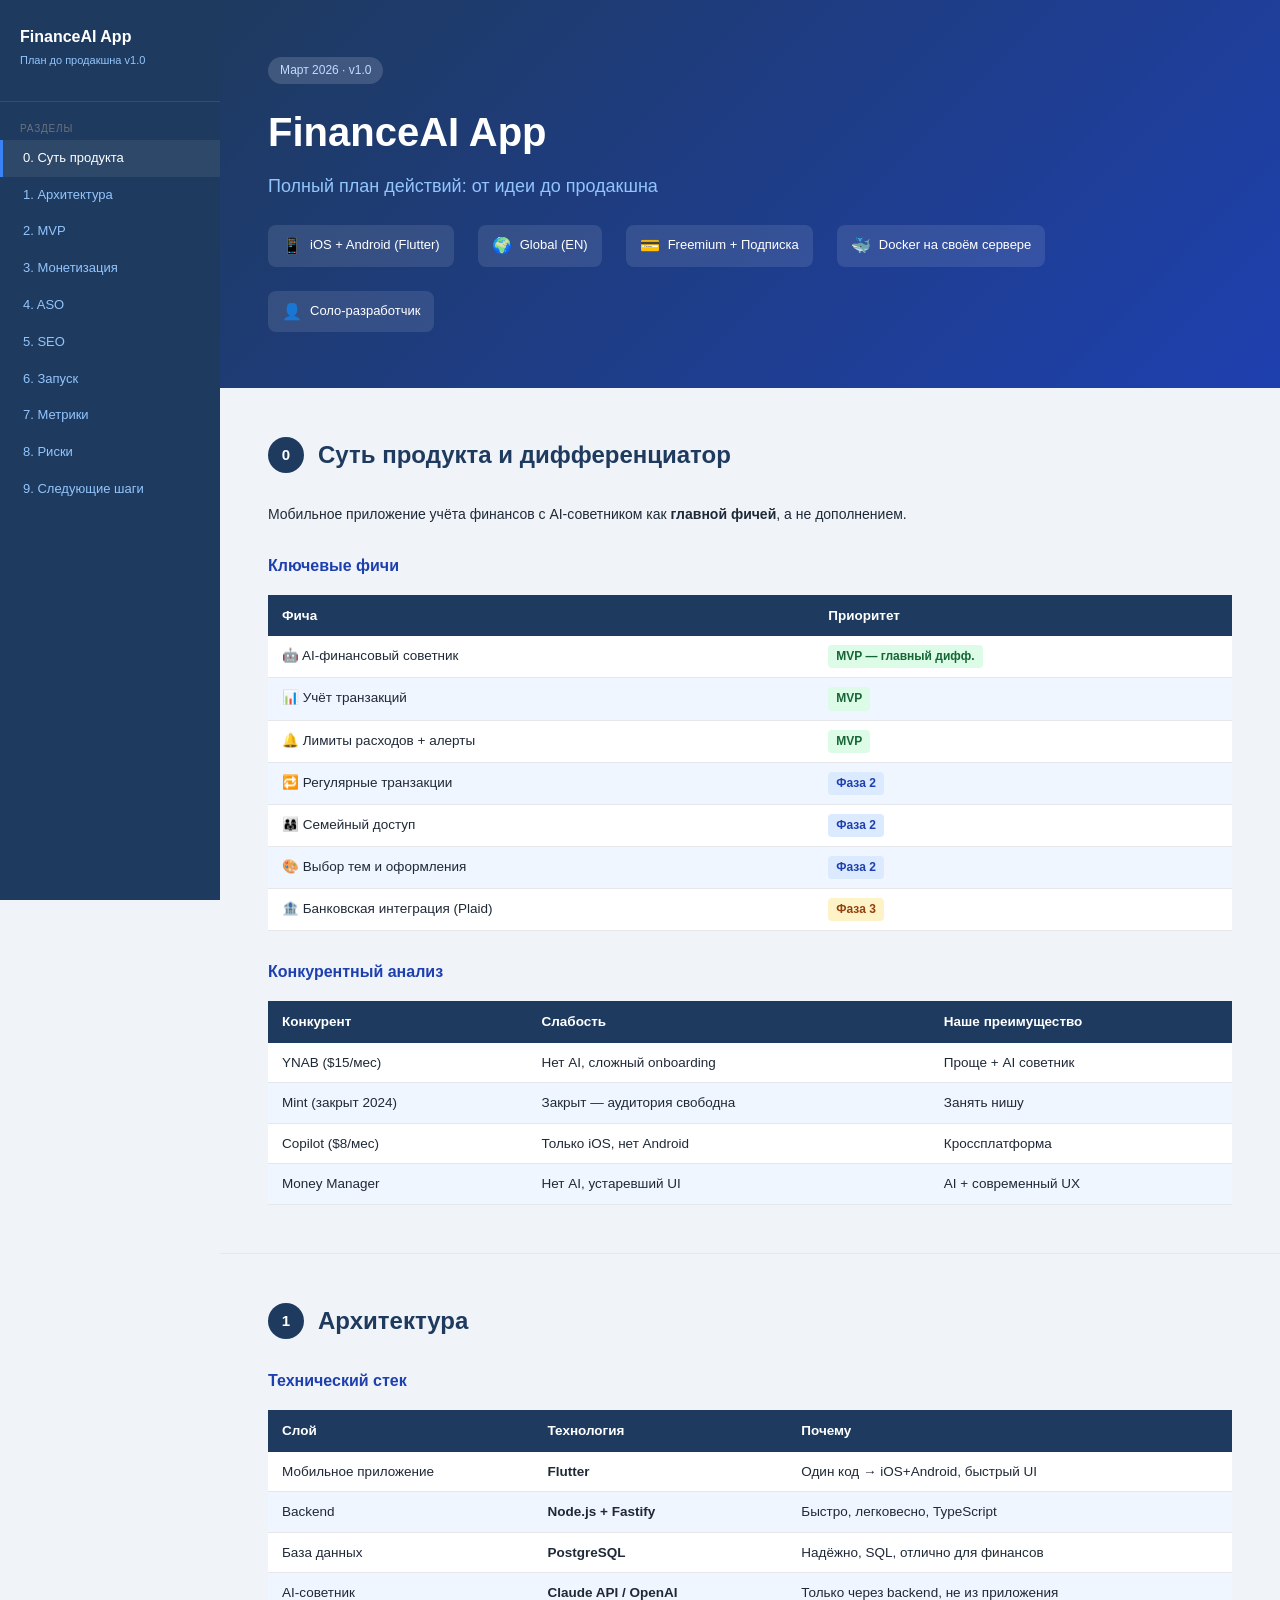
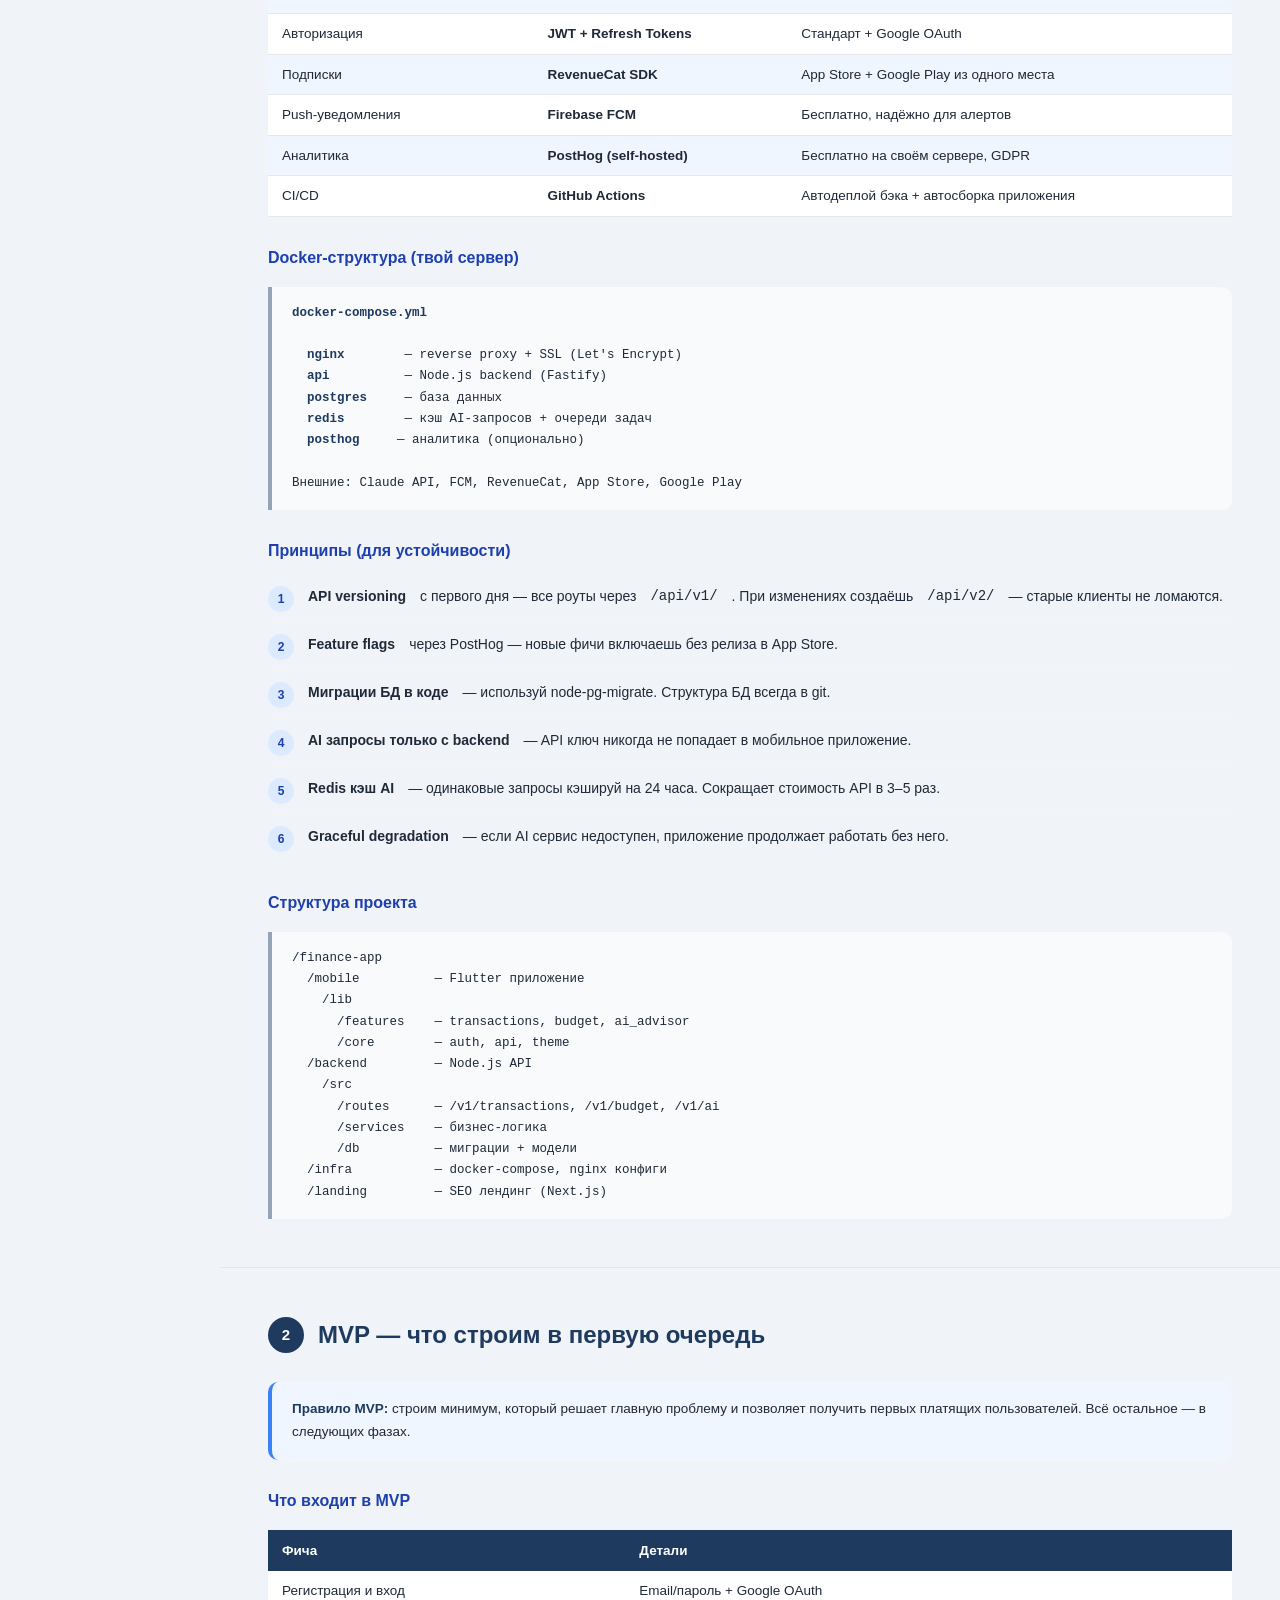
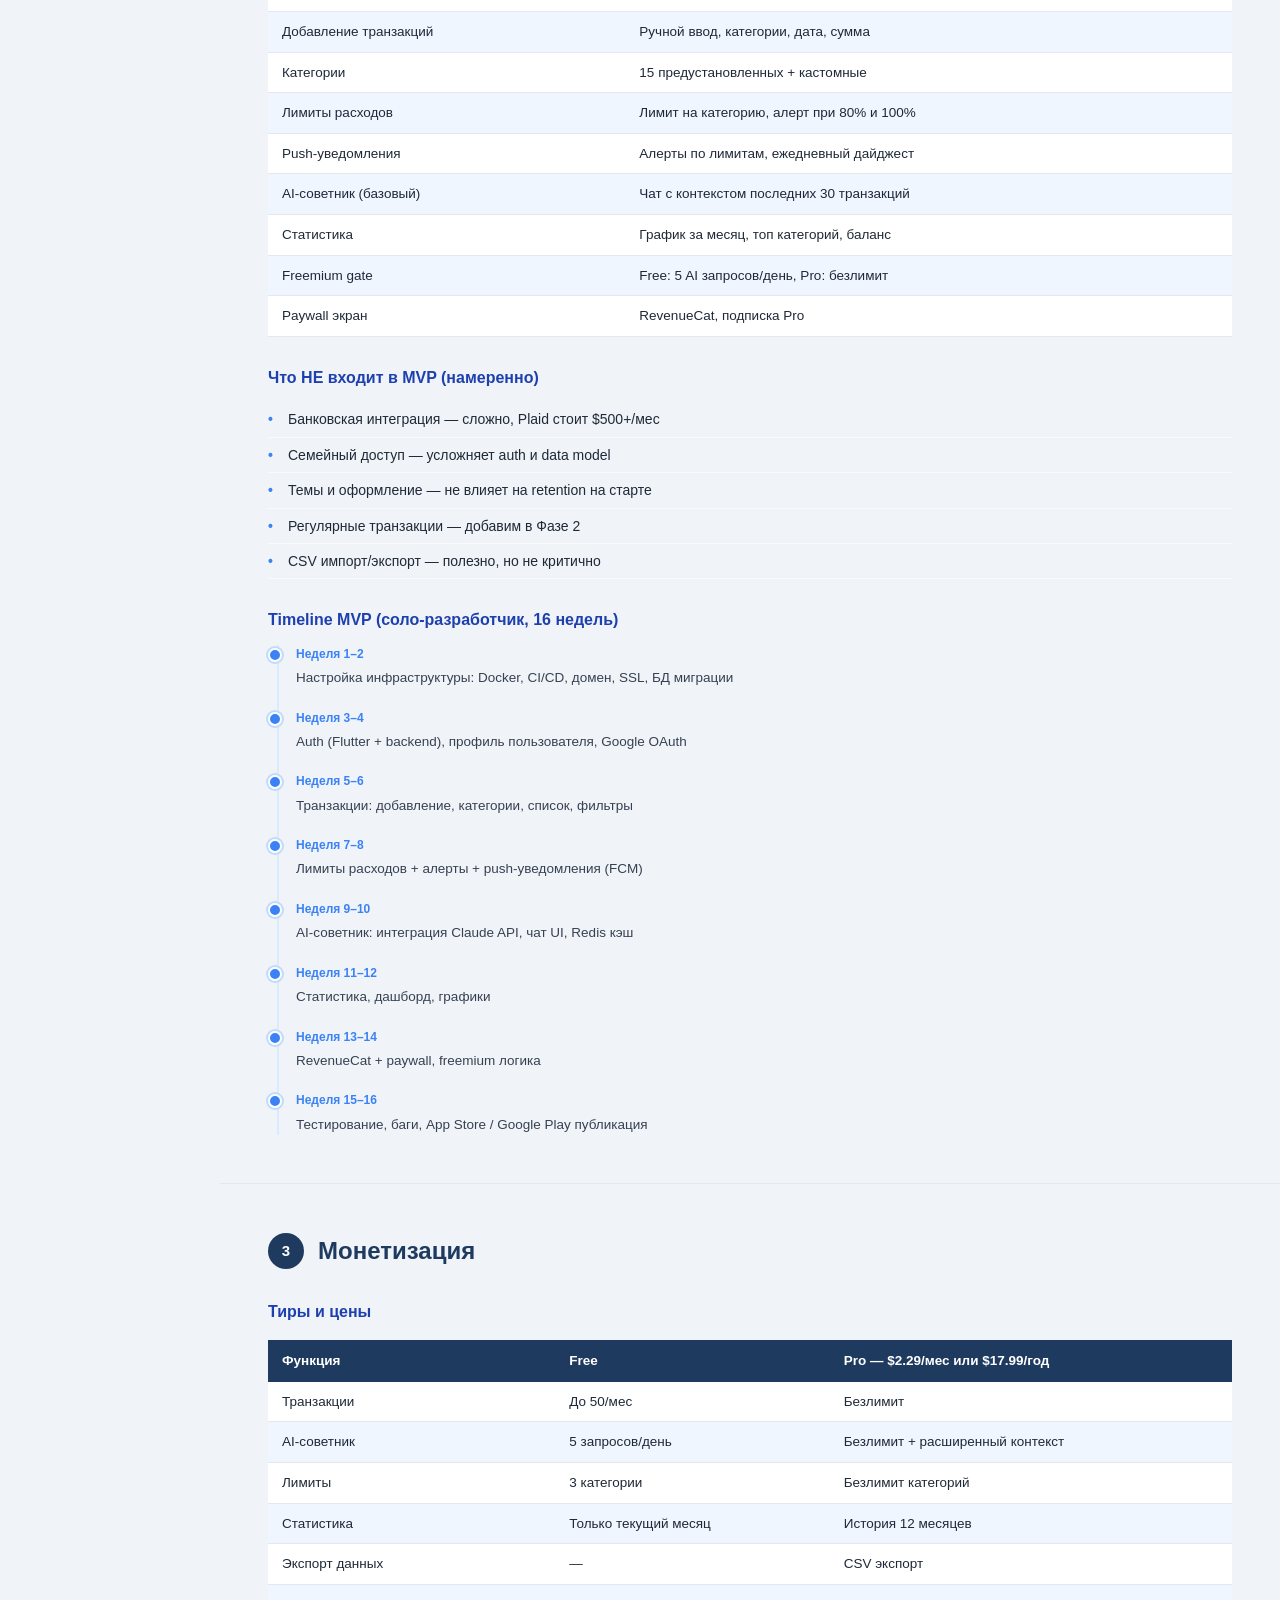
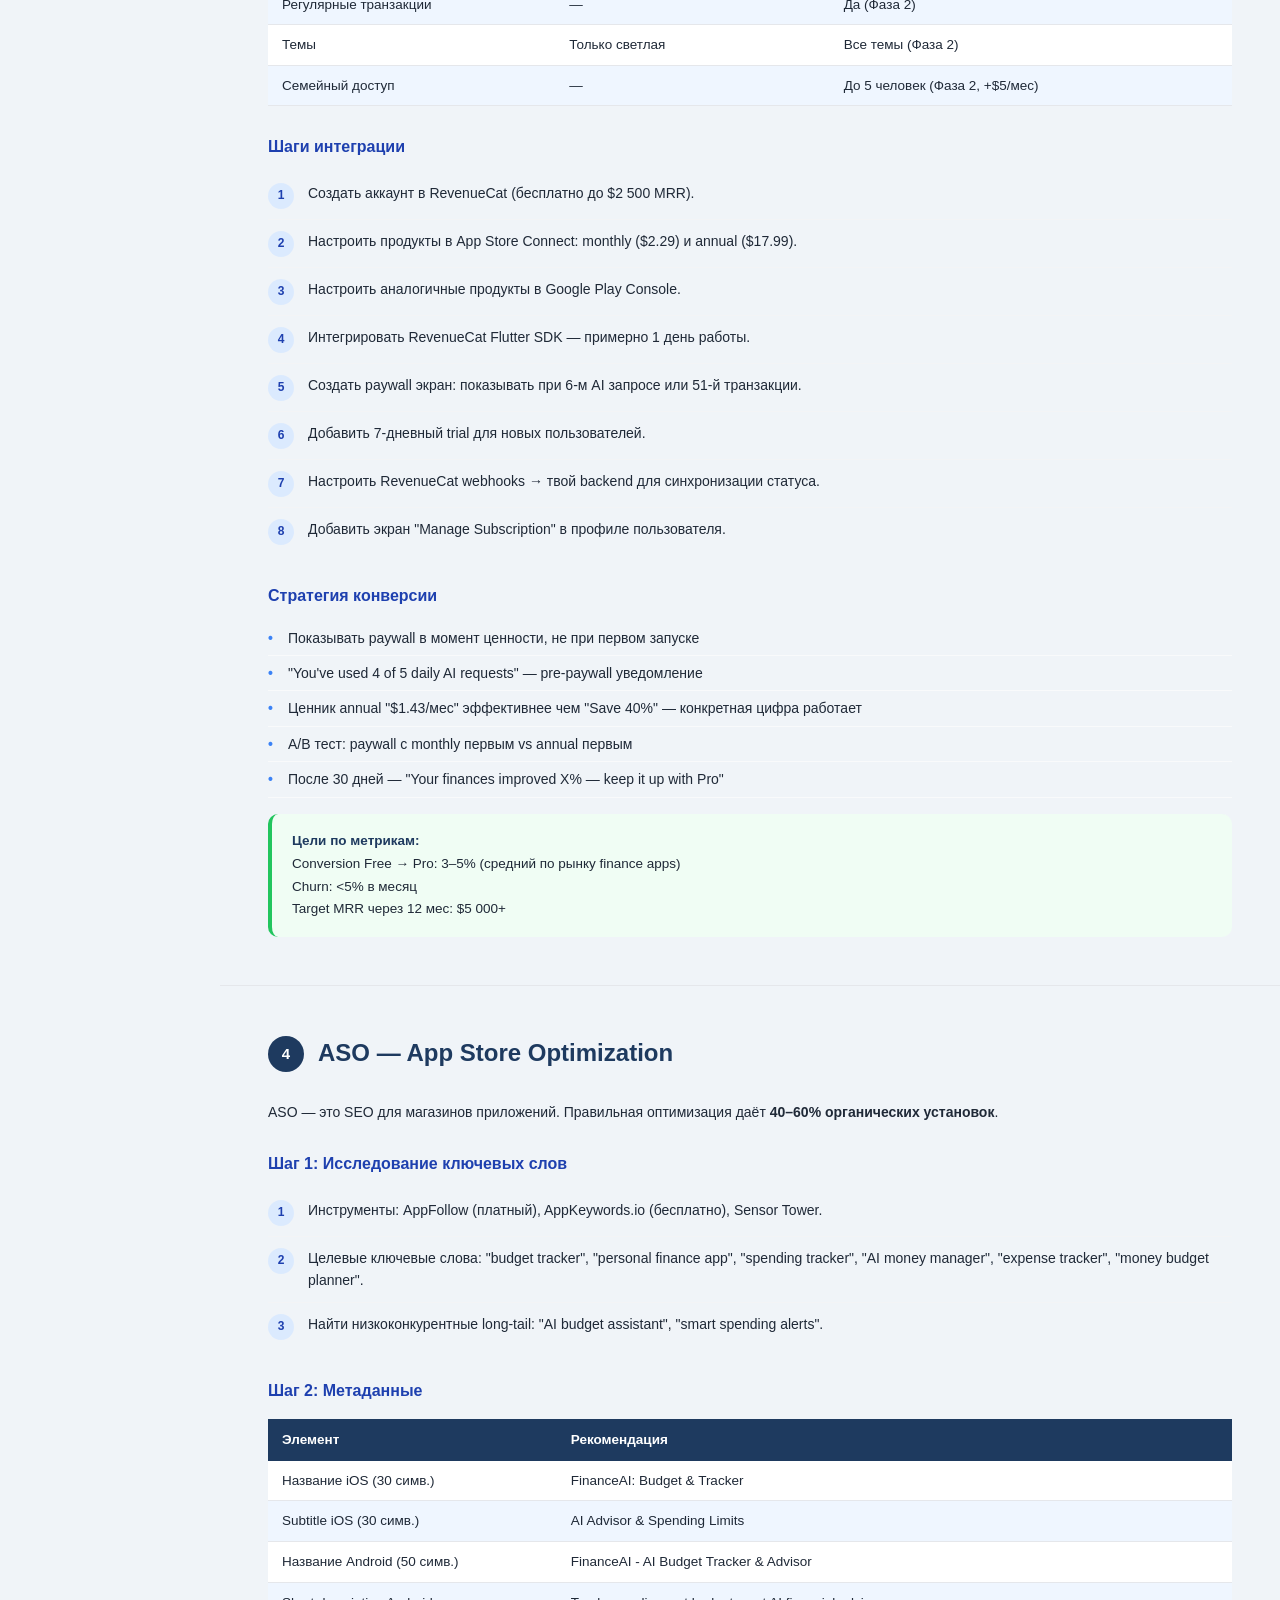
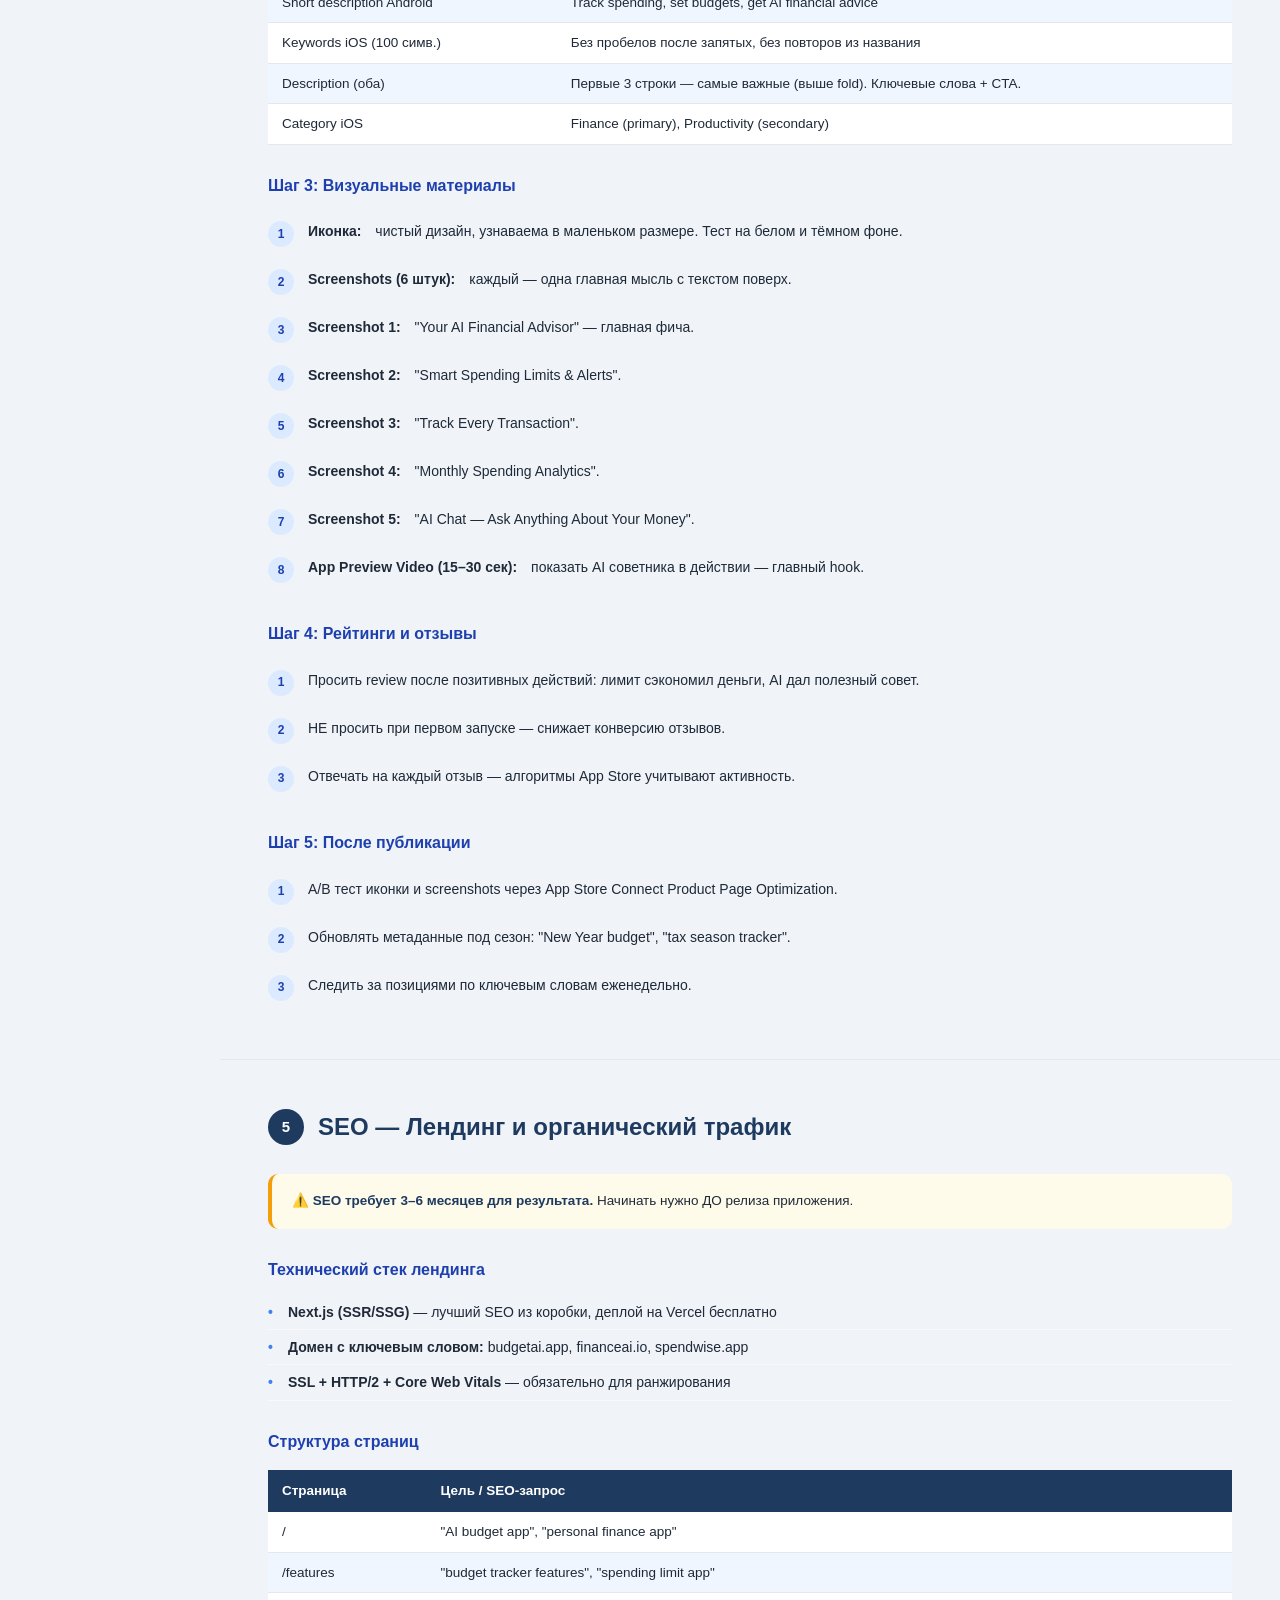
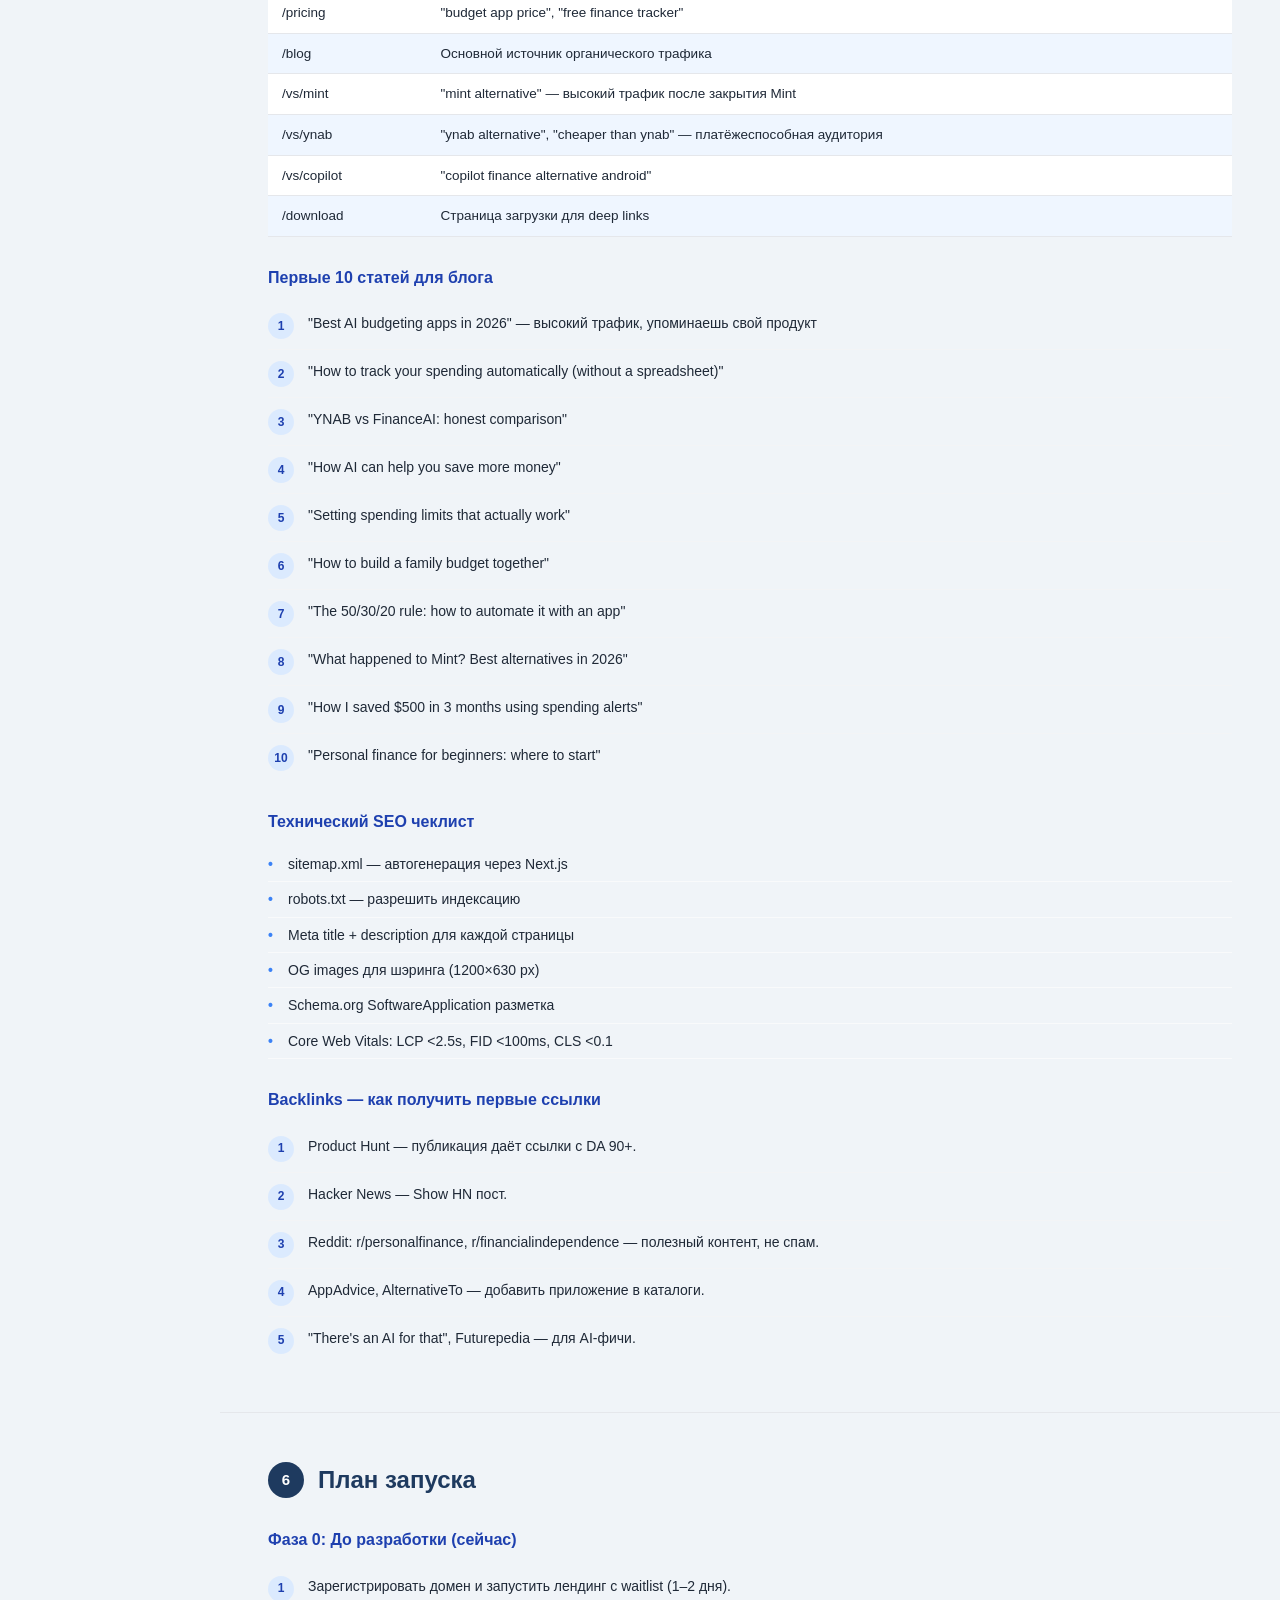
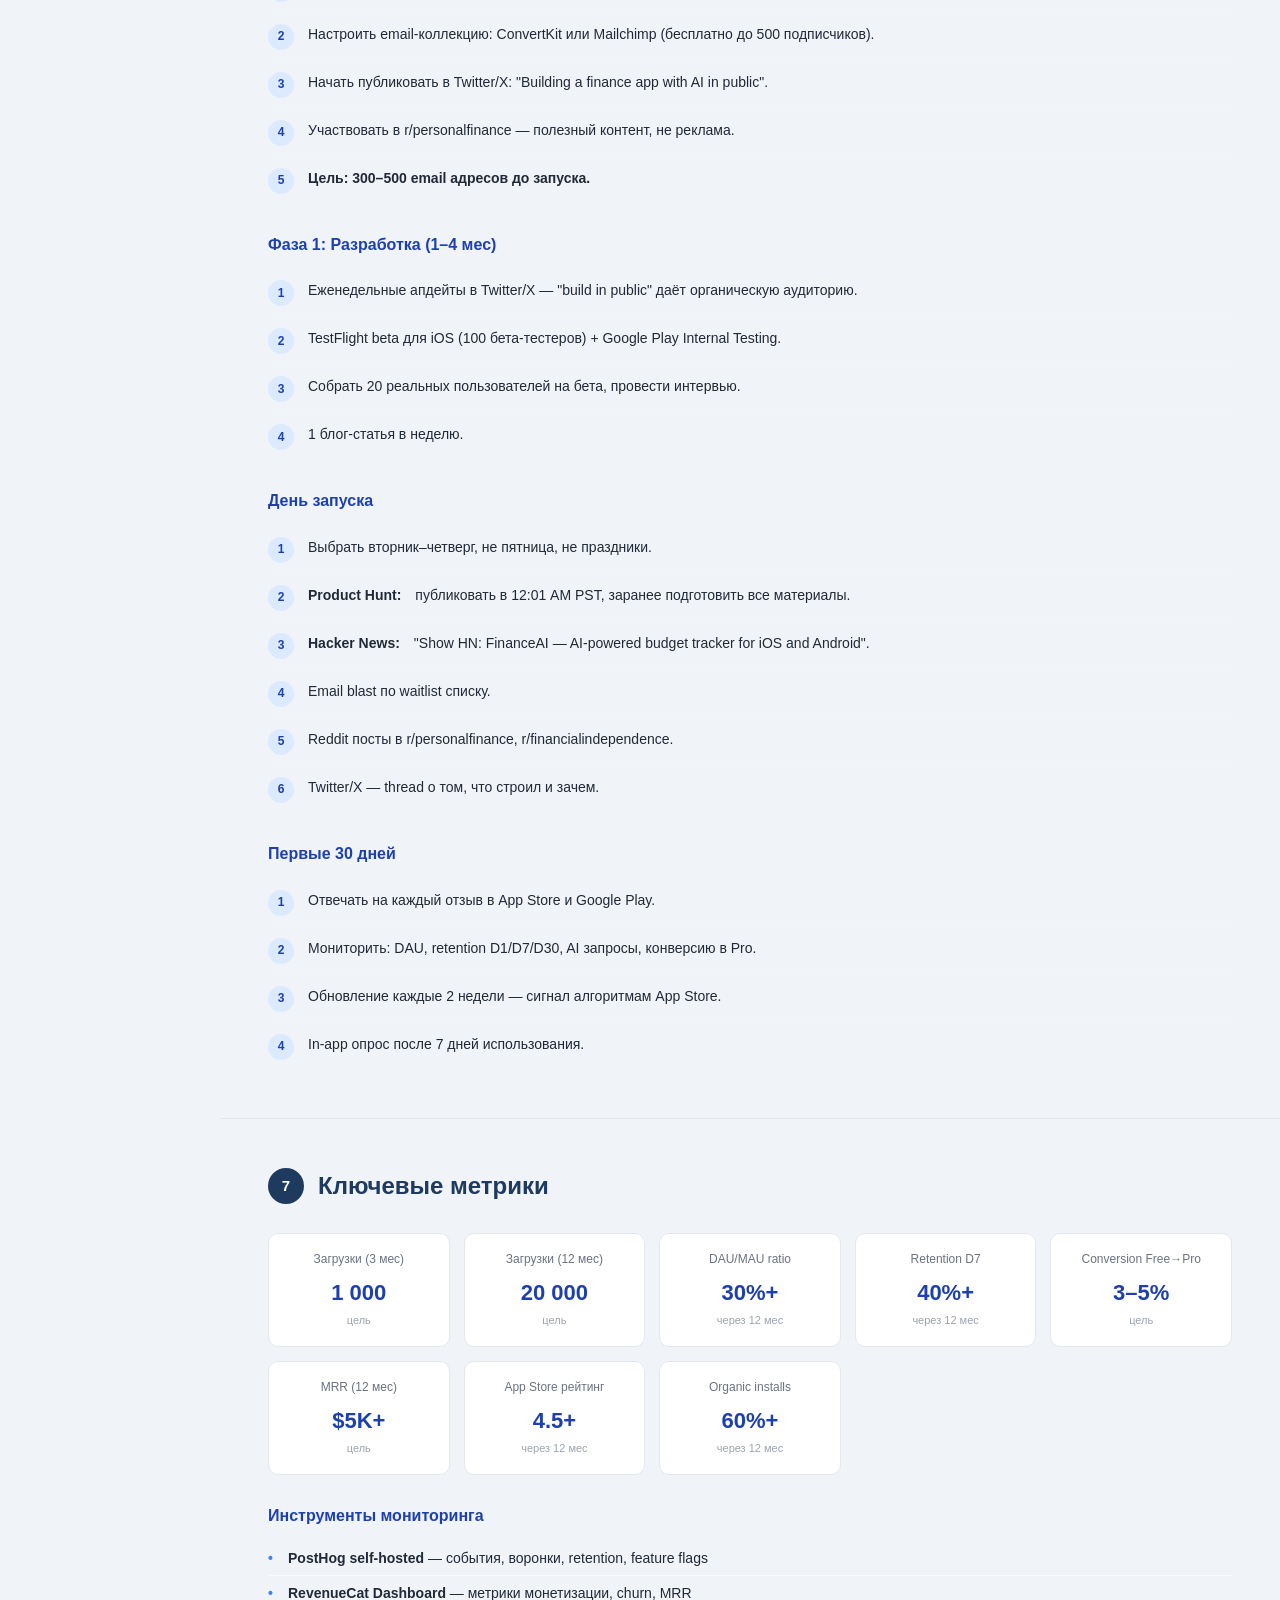
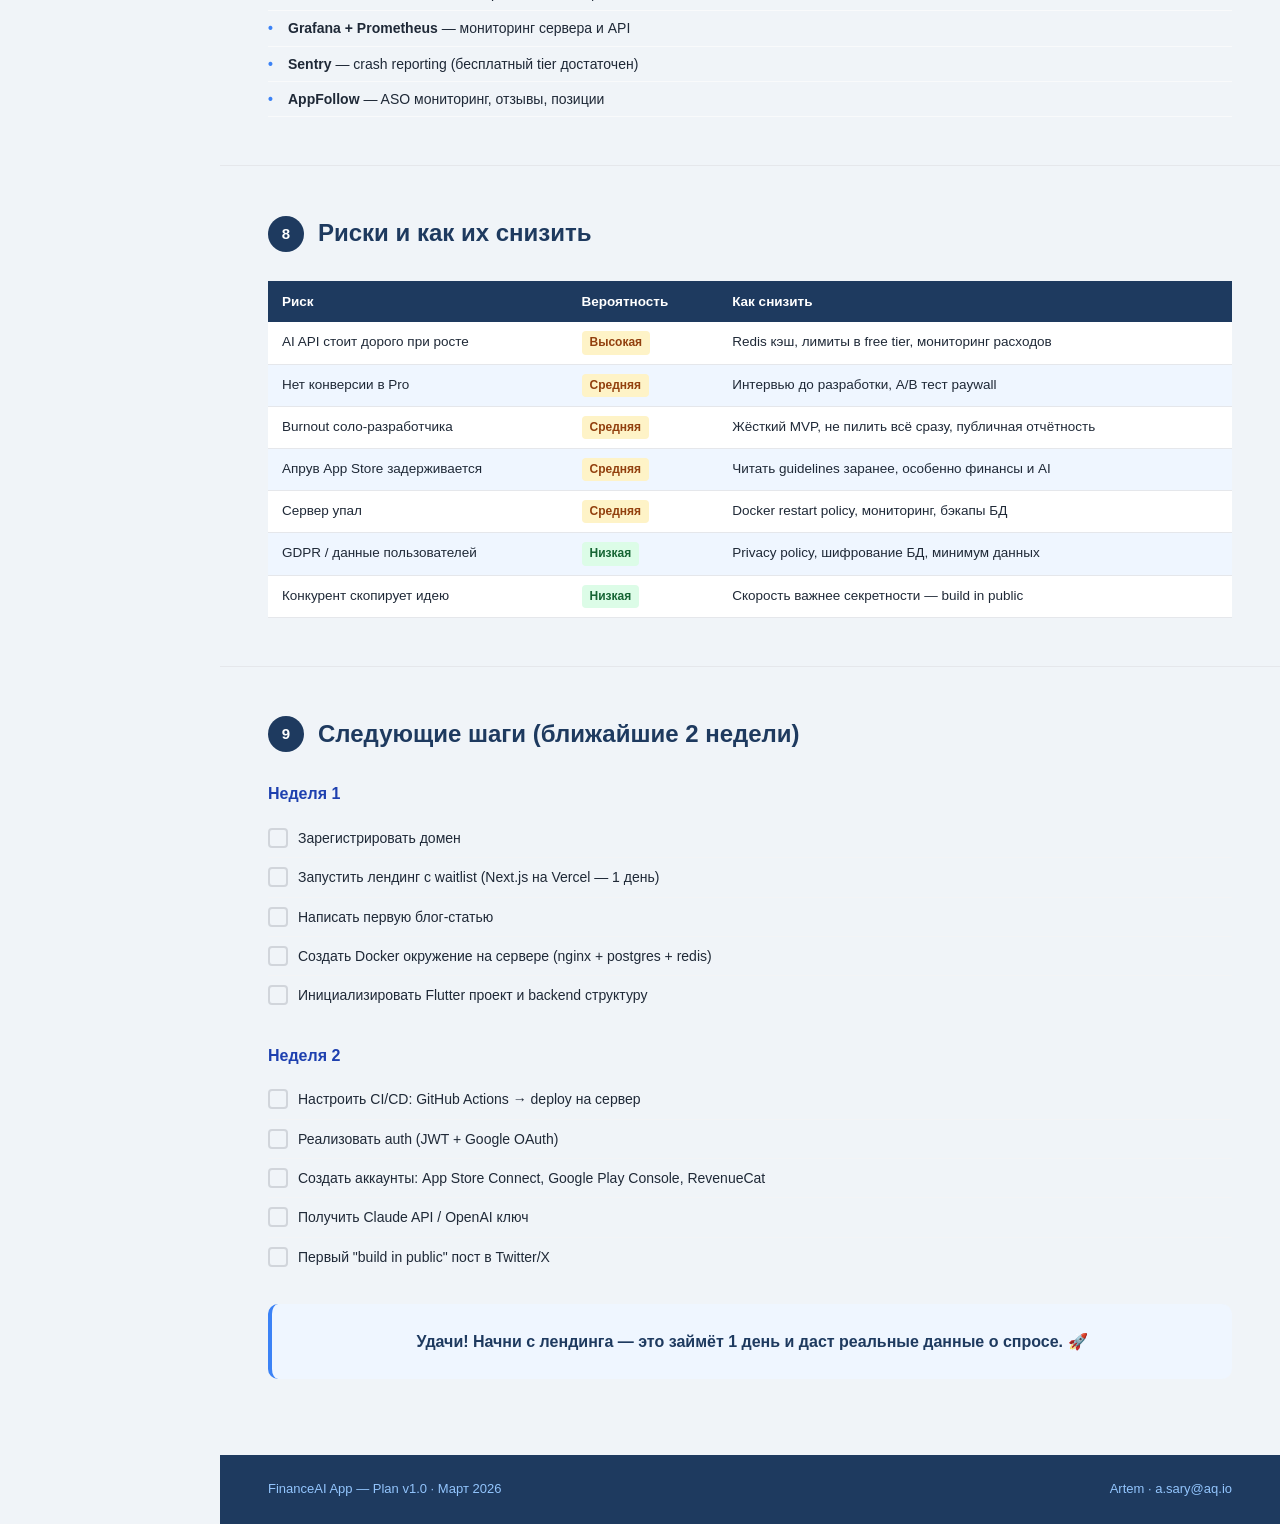
<file: plan/FinanceAI_Plan.html>
<!DOCTYPE html>
<html lang="ru">
<head>
<meta charset="UTF-8">
<meta name="viewport" content="width=device-width, initial-scale=1.0">
<title>FinanceAI App — План до продакшна</title>
<style>
  * { box-sizing: border-box; margin: 0; padding: 0; }

  body {
    font-family: 'Segoe UI', Arial, sans-serif;
    background: #F0F4F8;
    color: #1F2937;
    line-height: 1.6;
  }

  /* ── Sidebar nav ── */
  .sidebar {
    position: fixed;
    top: 0; left: 0;
    width: 220px; height: 100vh;
    background: #1E3A5F;
    padding: 24px 0;
    overflow-y: auto;
    z-index: 100;
  }
  .sidebar-logo {
    padding: 0 20px 20px;
    border-bottom: 1px solid rgba(255,255,255,0.1);
    margin-bottom: 12px;
  }
  .sidebar-logo h2 { color: #fff; font-size: 16px; font-weight: 700; }
  .sidebar-logo p  { color: #93C5FD; font-size: 11px; margin-top: 2px; }
  .nav-item {
    display: block;
    padding: 8px 20px;
    color: #93C5FD;
    text-decoration: none;
    font-size: 13px;
    border-left: 3px solid transparent;
    transition: all 0.15s;
  }
  .nav-item:hover, .nav-item.active {
    color: #fff;
    background: rgba(255,255,255,0.07);
    border-left-color: #3B82F6;
  }
  .nav-section {
    padding: 12px 20px 4px;
    color: #6B7280;
    font-size: 10px;
    text-transform: uppercase;
    letter-spacing: 0.08em;
  }

  /* ── Main content ── */
  .main {
    margin-left: 220px;
    padding: 0 0 60px;
  }

  /* ── Hero ── */
  .hero {
    background: linear-gradient(135deg, #1E3A5F 0%, #1E40AF 100%);
    padding: 56px 48px;
    color: #fff;
  }
  .hero-tag {
    display: inline-block;
    background: rgba(255,255,255,0.15);
    color: #BFDBFE;
    font-size: 12px;
    padding: 4px 12px;
    border-radius: 20px;
    margin-bottom: 16px;
  }
  .hero h1 { font-size: 40px; font-weight: 800; margin-bottom: 8px; }
  .hero p  { font-size: 18px; color: #93C5FD; margin-bottom: 24px; }
  .hero-meta {
    display: flex; gap: 24px; flex-wrap: wrap;
  }
  .hero-badge {
    display: flex; align-items: center; gap: 8px;
    background: rgba(255,255,255,0.1);
    padding: 8px 14px; border-radius: 8px;
    font-size: 13px;
  }
  .hero-badge .icon { font-size: 16px; }

  /* ── Section ── */
  .section {
    padding: 48px 48px 0;
  }
  .section + .section { border-top: 1px solid #E5E7EB; margin-top: 48px; padding-top: 48px; }

  .section-header {
    display: flex; align-items: center; gap: 14px;
    margin-bottom: 28px;
  }
  .section-num {
    background: #1E3A5F;
    color: #fff;
    width: 36px; height: 36px;
    border-radius: 50%;
    display: flex; align-items: center; justify-content: center;
    font-size: 15px; font-weight: 700;
    flex-shrink: 0;
  }
  .section-header h2 { font-size: 24px; font-weight: 700; color: #1E3A5F; }

  h3 {
    font-size: 16px; font-weight: 700;
    color: #1E40AF;
    margin: 28px 0 12px;
  }

  p { margin-bottom: 12px; font-size: 14px; }
  .muted { color: #6B7280; font-style: italic; font-size: 13px; }

  /* ── Tables ── */
  .tbl-wrap { overflow-x: auto; margin: 16px 0; }
  table {
    width: 100%;
    border-collapse: collapse;
    font-size: 13.5px;
  }
  thead tr { background: #1E3A5F; }
  thead th {
    padding: 10px 14px;
    color: #fff;
    text-align: left;
    font-weight: 600;
  }
  tbody tr:nth-child(even) { background: #EFF6FF; }
  tbody tr:nth-child(odd)  { background: #fff; }
  tbody td {
    padding: 9px 14px;
    border-bottom: 1px solid #E5E7EB;
    vertical-align: top;
  }
  .tag {
    display: inline-block;
    padding: 2px 8px; border-radius: 4px;
    font-size: 12px; font-weight: 600;
  }
  .tag-green  { background: #DCFCE7; color: #166534; }
  .tag-blue   { background: #DBEAFE; color: #1E40AF; }
  .tag-amber  { background: #FEF3C7; color: #92400E; }
  .tag-gray   { background: #F3F4F6; color: #374151; }

  /* ── Steps / numbered list ── */
  .steps { counter-reset: step; list-style: none; padding: 0; }
  .steps li {
    counter-increment: step;
    display: flex; gap: 14px;
    padding: 10px 0;
    border-bottom: 1px solid #F3F4F6;
    font-size: 14px;
  }
  .steps li:last-child { border-bottom: none; }
  .steps li::before {
    content: counter(step);
    background: #DBEAFE;
    color: #1E40AF;
    min-width: 26px; height: 26px;
    border-radius: 50%;
    display: flex; align-items: center; justify-content: center;
    font-size: 12px; font-weight: 700;
    flex-shrink: 0;
    margin-top: 1px;
  }

  /* ── Bullets ── */
  .bullets { list-style: none; padding: 0; }
  .bullets li {
    padding: 6px 0 6px 20px;
    position: relative;
    font-size: 14px;
    border-bottom: 1px solid #F9FAFB;
  }
  .bullets li::before {
    content: '•';
    position: absolute; left: 0;
    color: #3B82F6; font-weight: 700;
  }

  /* ── Info box ── */
  .infobox {
    border-radius: 10px;
    padding: 16px 20px;
    margin: 16px 0;
    font-size: 13.5px;
    line-height: 1.7;
  }
  .infobox-blue   { background: #EFF6FF; border-left: 4px solid #3B82F6; }
  .infobox-green  { background: #F0FDF4; border-left: 4px solid #22C55E; }
  .infobox-amber  { background: #FFFBEB; border-left: 4px solid #F59E0B; }
  .infobox-gray   { background: #F8FAFC; border-left: 4px solid #94A3B8; border-radius: 0 10px 10px 0; font-family: 'Courier New', monospace; font-size: 12.5px; }
  .infobox strong { color: #1E3A5F; }

  /* ── Grid cards ── */
  .cards {
    display: grid;
    grid-template-columns: repeat(auto-fill, minmax(220px, 1fr));
    gap: 16px;
    margin: 16px 0;
  }
  .card {
    background: #fff;
    border: 1px solid #E5E7EB;
    border-radius: 10px;
    padding: 16px;
  }
  .card-icon { font-size: 24px; margin-bottom: 8px; }
  .card h4   { font-size: 14px; font-weight: 700; color: #1E3A5F; margin-bottom: 4px; }
  .card p    { font-size: 12.5px; color: #6B7280; margin: 0; }

  /* ── Timeline ── */
  .timeline { position: relative; padding-left: 28px; }
  .timeline::before {
    content: '';
    position: absolute; left: 9px; top: 0; bottom: 0;
    width: 2px; background: #DBEAFE;
  }
  .tl-item { position: relative; margin-bottom: 20px; }
  .tl-dot {
    position: absolute; left: -28px; top: 3px;
    width: 14px; height: 14px;
    border-radius: 50%;
    background: #3B82F6;
    border: 2px solid #fff;
    box-shadow: 0 0 0 2px #BFDBFE;
  }
  .tl-week {
    font-size: 12px; font-weight: 700;
    color: #3B82F6; margin-bottom: 3px;
  }
  .tl-text { font-size: 13.5px; color: #374151; }

  /* ── Metrics ── */
  .metrics {
    display: grid;
    grid-template-columns: repeat(auto-fill, minmax(180px, 1fr));
    gap: 14px; margin: 16px 0;
  }
  .metric-card {
    background: #fff;
    border: 1px solid #E5E7EB;
    border-radius: 10px;
    padding: 16px;
    text-align: center;
  }
  .metric-label { font-size: 12px; color: #6B7280; margin-bottom: 6px; }
  .metric-val   { font-size: 22px; font-weight: 800; color: #1E40AF; }
  .metric-sub   { font-size: 11px; color: #9CA3AF; margin-top: 2px; }

  /* ── Next steps ── */
  .checklist { list-style: none; padding: 0; }
  .checklist li {
    display: flex; align-items: flex-start; gap: 10px;
    padding: 8px 0;
    font-size: 14px;
    border-bottom: 1px solid #F3F4F6;
  }
  .checklist li:last-child { border-bottom: none; }
  .check-box {
    width: 20px; height: 20px;
    border: 2px solid #D1D5DB;
    border-radius: 4px;
    flex-shrink: 0; margin-top: 1px;
  }

  /* ── Footer ── */
  .footer {
    margin-left: 220px;
    padding: 24px 48px;
    background: #1E3A5F;
    color: #93C5FD;
    font-size: 13px;
    display: flex; justify-content: space-between;
  }

  @media print {
    .sidebar { display: none; }
    .main, .footer { margin-left: 0; }
    .section + .section { page-break-before: always; }
  }
</style>
</head>
<body>

<!-- ── SIDEBAR ──────────────────────────────────────── -->
<nav class="sidebar">
  <div class="sidebar-logo">
    <h2>FinanceAI App</h2>
    <p>План до продакшна v1.0</p>
  </div>
  <span class="nav-section">Разделы</span>
  <a class="nav-item" href="#s0">0. Суть продукта</a>
  <a class="nav-item" href="#s1">1. Архитектура</a>
  <a class="nav-item" href="#s2">2. MVP</a>
  <a class="nav-item" href="#s3">3. Монетизация</a>
  <a class="nav-item" href="#s4">4. ASO</a>
  <a class="nav-item" href="#s5">5. SEO</a>
  <a class="nav-item" href="#s6">6. Запуск</a>
  <a class="nav-item" href="#s7">7. Метрики</a>
  <a class="nav-item" href="#s8">8. Риски</a>
  <a class="nav-item" href="#s9">9. Следующие шаги</a>
</nav>

<!-- ── MAIN ─────────────────────────────────────────── -->
<main class="main">

  <!-- HERO -->
  <div class="hero">
    <div class="hero-tag">Март 2026 · v1.0</div>
    <h1>FinanceAI App</h1>
    <p>Полный план действий: от идеи до продакшна</p>
    <div class="hero-meta">
      <div class="hero-badge"><span class="icon">📱</span> iOS + Android (Flutter)</div>
      <div class="hero-badge"><span class="icon">🌍</span> Global (EN)</div>
      <div class="hero-badge"><span class="icon">💳</span> Freemium + Подписка</div>
      <div class="hero-badge"><span class="icon">🐳</span> Docker на своём сервере</div>
      <div class="hero-badge"><span class="icon">👤</span> Соло-разработчик</div>
    </div>
  </div>

  <!-- ── 0. СУТЬ ──────────────────────────────────── -->
  <div class="section" id="s0">
    <div class="section-header">
      <div class="section-num">0</div>
      <h2>Суть продукта и дифференциатор</h2>
    </div>

    <p>Мобильное приложение учёта финансов с AI-советником как <strong>главной фичей</strong>, а не дополнением.</p>

    <h3>Ключевые фичи</h3>
    <div class="tbl-wrap"><table>
      <thead><tr><th>Фича</th><th>Приоритет</th></tr></thead>
      <tbody>
        <tr><td>🤖 AI-финансовый советник</td><td><span class="tag tag-green">MVP — главный дифф.</span></td></tr>
        <tr><td>📊 Учёт транзакций</td><td><span class="tag tag-green">MVP</span></td></tr>
        <tr><td>🔔 Лимиты расходов + алерты</td><td><span class="tag tag-green">MVP</span></td></tr>
        <tr><td>🔁 Регулярные транзакции</td><td><span class="tag tag-blue">Фаза 2</span></td></tr>
        <tr><td>👨‍👩‍👧 Семейный доступ</td><td><span class="tag tag-blue">Фаза 2</span></td></tr>
        <tr><td>🎨 Выбор тем и оформления</td><td><span class="tag tag-blue">Фаза 2</span></td></tr>
        <tr><td>🏦 Банковская интеграция (Plaid)</td><td><span class="tag tag-amber">Фаза 3</span></td></tr>
      </tbody>
    </table></div>

    <h3>Конкурентный анализ</h3>
    <div class="tbl-wrap"><table>
      <thead><tr><th>Конкурент</th><th>Слабость</th><th>Наше преимущество</th></tr></thead>
      <tbody>
        <tr><td>YNAB ($15/мес)</td><td>Нет AI, сложный onboarding</td><td>Проще + AI советник</td></tr>
        <tr><td>Mint (закрыт 2024)</td><td>Закрыт — аудитория свободна</td><td>Занять нишу</td></tr>
        <tr><td>Copilot ($8/мес)</td><td>Только iOS, нет Android</td><td>Кроссплатформа</td></tr>
        <tr><td>Money Manager</td><td>Нет AI, устаревший UI</td><td>AI + современный UX</td></tr>
      </tbody>
    </table></div>
  </div>

  <!-- ── 1. АРХИТЕКТУРА ───────────────────────────── -->
  <div class="section" id="s1">
    <div class="section-header">
      <div class="section-num">1</div>
      <h2>Архитектура</h2>
    </div>

    <h3>Технический стек</h3>
    <div class="tbl-wrap"><table>
      <thead><tr><th>Слой</th><th>Технология</th><th>Почему</th></tr></thead>
      <tbody>
        <tr><td>Мобильное приложение</td><td><strong>Flutter</strong></td><td>Один код → iOS+Android, быстрый UI</td></tr>
        <tr><td>Backend</td><td><strong>Node.js + Fastify</strong></td><td>Быстро, легковесно, TypeScript</td></tr>
        <tr><td>База данных</td><td><strong>PostgreSQL</strong></td><td>Надёжно, SQL, отлично для финансов</td></tr>
        <tr><td>AI-советник</td><td><strong>Claude API / OpenAI</strong></td><td>Только через backend, не из приложения</td></tr>
        <tr><td>Авторизация</td><td><strong>JWT + Refresh Tokens</strong></td><td>Стандарт + Google OAuth</td></tr>
        <tr><td>Подписки</td><td><strong>RevenueCat SDK</strong></td><td>App Store + Google Play из одного места</td></tr>
        <tr><td>Push-уведомления</td><td><strong>Firebase FCM</strong></td><td>Бесплатно, надёжно для алертов</td></tr>
        <tr><td>Аналитика</td><td><strong>PostHog (self-hosted)</strong></td><td>Бесплатно на своём сервере, GDPR</td></tr>
        <tr><td>CI/CD</td><td><strong>GitHub Actions</strong></td><td>Автодеплой бэка + автосборка приложения</td></tr>
      </tbody>
    </table></div>

    <h3>Docker-структура (твой сервер)</h3>
    <div class="infobox infobox-gray">
      <strong>docker-compose.yml</strong><br><br>
      &nbsp;&nbsp;<strong>nginx</strong>&nbsp;&nbsp;&nbsp;&nbsp;&nbsp;&nbsp;&nbsp; — reverse proxy + SSL (Let's Encrypt)<br>
      &nbsp;&nbsp;<strong>api</strong>&nbsp;&nbsp;&nbsp;&nbsp;&nbsp;&nbsp;&nbsp;&nbsp;&nbsp; — Node.js backend (Fastify)<br>
      &nbsp;&nbsp;<strong>postgres</strong>&nbsp;&nbsp;&nbsp;&nbsp; — база данных<br>
      &nbsp;&nbsp;<strong>redis</strong>&nbsp;&nbsp;&nbsp;&nbsp;&nbsp;&nbsp;&nbsp; — кэш AI-запросов + очереди задач<br>
      &nbsp;&nbsp;<strong>posthog</strong>&nbsp;&nbsp;&nbsp;&nbsp; — аналитика (опционально)<br><br>
      Внешние: Claude API, FCM, RevenueCat, App Store, Google Play
    </div>

    <h3>Принципы (для устойчивости)</h3>
    <ol class="steps">
      <li><strong>API versioning</strong> с первого дня — все роуты через <code>/api/v1/</code>. При изменениях создаёшь <code>/api/v2/</code> — старые клиенты не ломаются.</li>
      <li><strong>Feature flags</strong> через PostHog — новые фичи включаешь без релиза в App Store.</li>
      <li><strong>Миграции БД в коде</strong> — используй node-pg-migrate. Структура БД всегда в git.</li>
      <li><strong>AI запросы только с backend</strong> — API ключ никогда не попадает в мобильное приложение.</li>
      <li><strong>Redis кэш AI</strong> — одинаковые запросы кэшируй на 24 часа. Сокращает стоимость API в 3–5 раз.</li>
      <li><strong>Graceful degradation</strong> — если AI сервис недоступен, приложение продолжает работать без него.</li>
    </ol>

    <h3>Структура проекта</h3>
    <div class="infobox infobox-gray">
      /finance-app<br>
      &nbsp;&nbsp;/mobile&nbsp;&nbsp;&nbsp;&nbsp;&nbsp;&nbsp;&nbsp;&nbsp;&nbsp;&nbsp;— Flutter приложение<br>
      &nbsp;&nbsp;&nbsp;&nbsp;/lib<br>
      &nbsp;&nbsp;&nbsp;&nbsp;&nbsp;&nbsp;/features&nbsp;&nbsp;&nbsp;&nbsp;— transactions, budget, ai_advisor<br>
      &nbsp;&nbsp;&nbsp;&nbsp;&nbsp;&nbsp;/core&nbsp;&nbsp;&nbsp;&nbsp;&nbsp;&nbsp;&nbsp;&nbsp;— auth, api, theme<br>
      &nbsp;&nbsp;/backend&nbsp;&nbsp;&nbsp;&nbsp;&nbsp;&nbsp;&nbsp;&nbsp;&nbsp;— Node.js API<br>
      &nbsp;&nbsp;&nbsp;&nbsp;/src<br>
      &nbsp;&nbsp;&nbsp;&nbsp;&nbsp;&nbsp;/routes&nbsp;&nbsp;&nbsp;&nbsp;&nbsp;&nbsp;— /v1/transactions, /v1/budget, /v1/ai<br>
      &nbsp;&nbsp;&nbsp;&nbsp;&nbsp;&nbsp;/services&nbsp;&nbsp;&nbsp;&nbsp;— бизнес-логика<br>
      &nbsp;&nbsp;&nbsp;&nbsp;&nbsp;&nbsp;/db&nbsp;&nbsp;&nbsp;&nbsp;&nbsp;&nbsp;&nbsp;&nbsp;&nbsp;&nbsp;— миграции + модели<br>
      &nbsp;&nbsp;/infra&nbsp;&nbsp;&nbsp;&nbsp;&nbsp;&nbsp;&nbsp;&nbsp;&nbsp;&nbsp;&nbsp;— docker-compose, nginx конфиги<br>
      &nbsp;&nbsp;/landing&nbsp;&nbsp;&nbsp;&nbsp;&nbsp;&nbsp;&nbsp;&nbsp;&nbsp;— SEO лендинг (Next.js)
    </div>
  </div>

  <!-- ── 2. MVP ─────────────────────────────────────── -->
  <div class="section" id="s2">
    <div class="section-header">
      <div class="section-num">2</div>
      <h2>MVP — что строим в первую очередь</h2>
    </div>

    <div class="infobox infobox-blue">
      <strong>Правило MVP:</strong> строим минимум, который решает главную проблему и позволяет получить первых платящих пользователей. Всё остальное — в следующих фазах.
    </div>

    <h3>Что входит в MVP</h3>
    <div class="tbl-wrap"><table>
      <thead><tr><th>Фича</th><th>Детали</th></tr></thead>
      <tbody>
        <tr><td>Регистрация и вход</td><td>Email/пароль + Google OAuth</td></tr>
        <tr><td>Добавление транзакций</td><td>Ручной ввод, категории, дата, сумма</td></tr>
        <tr><td>Категории</td><td>15 предустановленных + кастомные</td></tr>
        <tr><td>Лимиты расходов</td><td>Лимит на категорию, алерт при 80% и 100%</td></tr>
        <tr><td>Push-уведомления</td><td>Алерты по лимитам, ежедневный дайджест</td></tr>
        <tr><td>AI-советник (базовый)</td><td>Чат с контекстом последних 30 транзакций</td></tr>
        <tr><td>Статистика</td><td>График за месяц, топ категорий, баланс</td></tr>
        <tr><td>Freemium gate</td><td>Free: 5 AI запросов/день, Pro: безлимит</td></tr>
        <tr><td>Paywall экран</td><td>RevenueCat, подписка Pro</td></tr>
      </tbody>
    </table></div>

    <h3>Что НЕ входит в MVP (намеренно)</h3>
    <ul class="bullets">
      <li>Банковская интеграция — сложно, Plaid стоит $500+/мес</li>
      <li>Семейный доступ — усложняет auth и data model</li>
      <li>Темы и оформление — не влияет на retention на старте</li>
      <li>Регулярные транзакции — добавим в Фазе 2</li>
      <li>CSV импорт/экспорт — полезно, но не критично</li>
    </ul>

    <h3>Timeline MVP (соло-разработчик, 16 недель)</h3>
    <div class="timeline">
      <div class="tl-item"><div class="tl-dot"></div><div class="tl-week">Неделя 1–2</div><div class="tl-text">Настройка инфраструктуры: Docker, CI/CD, домен, SSL, БД миграции</div></div>
      <div class="tl-item"><div class="tl-dot"></div><div class="tl-week">Неделя 3–4</div><div class="tl-text">Auth (Flutter + backend), профиль пользователя, Google OAuth</div></div>
      <div class="tl-item"><div class="tl-dot"></div><div class="tl-week">Неделя 5–6</div><div class="tl-text">Транзакции: добавление, категории, список, фильтры</div></div>
      <div class="tl-item"><div class="tl-dot"></div><div class="tl-week">Неделя 7–8</div><div class="tl-text">Лимиты расходов + алерты + push-уведомления (FCM)</div></div>
      <div class="tl-item"><div class="tl-dot"></div><div class="tl-week">Неделя 9–10</div><div class="tl-text">AI-советник: интеграция Claude API, чат UI, Redis кэш</div></div>
      <div class="tl-item"><div class="tl-dot"></div><div class="tl-week">Неделя 11–12</div><div class="tl-text">Статистика, дашборд, графики</div></div>
      <div class="tl-item"><div class="tl-dot"></div><div class="tl-week">Неделя 13–14</div><div class="tl-text">RevenueCat + paywall, freemium логика</div></div>
      <div class="tl-item"><div class="tl-dot"></div><div class="tl-week">Неделя 15–16</div><div class="tl-text">Тестирование, баги, App Store / Google Play публикация</div></div>
    </div>
  </div>

  <!-- ── 3. МОНЕТИЗАЦИЯ ───────────────────────────── -->
  <div class="section" id="s3">
    <div class="section-header">
      <div class="section-num">3</div>
      <h2>Монетизация</h2>
    </div>

    <h3>Тиры и цены</h3>
    <div class="tbl-wrap"><table>
      <thead><tr><th>Функция</th><th>Free</th><th>Pro — $2.29/мес или $17.99/год</th></tr></thead>
      <tbody>
        <tr><td>Транзакции</td><td>До 50/мес</td><td>Безлимит</td></tr>
        <tr><td>AI-советник</td><td>5 запросов/день</td><td>Безлимит + расширенный контекст</td></tr>
        <tr><td>Лимиты</td><td>3 категории</td><td>Безлимит категорий</td></tr>
        <tr><td>Статистика</td><td>Только текущий месяц</td><td>История 12 месяцев</td></tr>
        <tr><td>Экспорт данных</td><td>—</td><td>CSV экспорт</td></tr>
        <tr><td>Регулярные транзакции</td><td>—</td><td>Да (Фаза 2)</td></tr>
        <tr><td>Темы</td><td>Только светлая</td><td>Все темы (Фаза 2)</td></tr>
        <tr><td>Семейный доступ</td><td>—</td><td>До 5 человек (Фаза 2, +$5/мес)</td></tr>
      </tbody>
    </table></div>

    <h3>Шаги интеграции</h3>
    <ol class="steps">
      <li>Создать аккаунт в RevenueCat (бесплатно до $2 500 MRR).</li>
      <li>Настроить продукты в App Store Connect: monthly ($2.29) и annual ($17.99).</li>
      <li>Настроить аналогичные продукты в Google Play Console.</li>
      <li>Интегрировать RevenueCat Flutter SDK — примерно 1 день работы.</li>
      <li>Создать paywall экран: показывать при 6-м AI запросе или 51-й транзакции.</li>
      <li>Добавить 7-дневный trial для новых пользователей.</li>
      <li>Настроить RevenueCat webhooks → твой backend для синхронизации статуса.</li>
      <li>Добавить экран "Manage Subscription" в профиле пользователя.</li>
    </ol>

    <h3>Стратегия конверсии</h3>
    <ul class="bullets">
      <li>Показывать paywall в момент ценности, не при первом запуске</li>
      <li>"You've used 4 of 5 daily AI requests" — pre-paywall уведомление</li>
      <li>Ценник annual "$1.43/мес" эффективнее чем "Save 40%" — конкретная цифра работает</li>
      <li>A/B тест: paywall с monthly первым vs annual первым</li>
      <li>После 30 дней — "Your finances improved X% — keep it up with Pro"</li>
    </ul>

    <div class="infobox infobox-green">
      <strong>Цели по метрикам:</strong><br>
      Conversion Free → Pro: 3–5% (средний по рынку finance apps)<br>
      Churn: &lt;5% в месяц<br>
      Target MRR через 12 мес: $5 000+
    </div>
  </div>

  <!-- ── 4. ASO ─────────────────────────────────────── -->
  <div class="section" id="s4">
    <div class="section-header">
      <div class="section-num">4</div>
      <h2>ASO — App Store Optimization</h2>
    </div>

    <p>ASO — это SEO для магазинов приложений. Правильная оптимизация даёт <strong>40–60% органических установок</strong>.</p>

    <h3>Шаг 1: Исследование ключевых слов</h3>
    <ol class="steps">
      <li>Инструменты: AppFollow (платный), AppKeywords.io (бесплатно), Sensor Tower.</li>
      <li>Целевые ключевые слова: "budget tracker", "personal finance app", "spending tracker", "AI money manager", "expense tracker", "money budget planner".</li>
      <li>Найти низкоконкурентные long-tail: "AI budget assistant", "smart spending alerts".</li>
    </ol>

    <h3>Шаг 2: Метаданные</h3>
    <div class="tbl-wrap"><table>
      <thead><tr><th>Элемент</th><th>Рекомендация</th></tr></thead>
      <tbody>
        <tr><td>Название iOS (30 симв.)</td><td>FinanceAI: Budget & Tracker</td></tr>
        <tr><td>Subtitle iOS (30 симв.)</td><td>AI Advisor & Spending Limits</td></tr>
        <tr><td>Название Android (50 симв.)</td><td>FinanceAI - AI Budget Tracker & Advisor</td></tr>
        <tr><td>Short description Android</td><td>Track spending, set budgets, get AI financial advice</td></tr>
        <tr><td>Keywords iOS (100 симв.)</td><td>Без пробелов после запятых, без повторов из названия</td></tr>
        <tr><td>Description (оба)</td><td>Первые 3 строки — самые важные (выше fold). Ключевые слова + CTA.</td></tr>
        <tr><td>Category iOS</td><td>Finance (primary), Productivity (secondary)</td></tr>
      </tbody>
    </table></div>

    <h3>Шаг 3: Визуальные материалы</h3>
    <ol class="steps">
      <li><strong>Иконка:</strong> чистый дизайн, узнаваема в маленьком размере. Тест на белом и тёмном фоне.</li>
      <li><strong>Screenshots (6 штук):</strong> каждый — одна главная мысль с текстом поверх.</li>
      <li><strong>Screenshot 1:</strong> "Your AI Financial Advisor" — главная фича.</li>
      <li><strong>Screenshot 2:</strong> "Smart Spending Limits & Alerts".</li>
      <li><strong>Screenshot 3:</strong> "Track Every Transaction".</li>
      <li><strong>Screenshot 4:</strong> "Monthly Spending Analytics".</li>
      <li><strong>Screenshot 5:</strong> "AI Chat — Ask Anything About Your Money".</li>
      <li><strong>App Preview Video (15–30 сек):</strong> показать AI советника в действии — главный hook.</li>
    </ol>

    <h3>Шаг 4: Рейтинги и отзывы</h3>
    <ol class="steps">
      <li>Просить review после позитивных действий: лимит сэкономил деньги, AI дал полезный совет.</li>
      <li>НЕ просить при первом запуске — снижает конверсию отзывов.</li>
      <li>Отвечать на каждый отзыв — алгоритмы App Store учитывают активность.</li>
    </ol>

    <h3>Шаг 5: После публикации</h3>
    <ol class="steps">
      <li>A/B тест иконки и screenshots через App Store Connect Product Page Optimization.</li>
      <li>Обновлять метаданные под сезон: "New Year budget", "tax season tracker".</li>
      <li>Следить за позициями по ключевым словам еженедельно.</li>
    </ol>
  </div>

  <!-- ── 5. SEO ─────────────────────────────────────── -->
  <div class="section" id="s5">
    <div class="section-header">
      <div class="section-num">5</div>
      <h2>SEO — Лендинг и органический трафик</h2>
    </div>

    <div class="infobox infobox-amber">
      <strong>⚠️ SEO требует 3–6 месяцев для результата.</strong> Начинать нужно ДО релиза приложения.
    </div>

    <h3>Технический стек лендинга</h3>
    <ul class="bullets">
      <li><strong>Next.js (SSR/SSG)</strong> — лучший SEO из коробки, деплой на Vercel бесплатно</li>
      <li><strong>Домен с ключевым словом:</strong> budgetai.app, financeai.io, spendwise.app</li>
      <li><strong>SSL + HTTP/2 + Core Web Vitals</strong> — обязательно для ранжирования</li>
    </ul>

    <h3>Структура страниц</h3>
    <div class="tbl-wrap"><table>
      <thead><tr><th>Страница</th><th>Цель / SEO-запрос</th></tr></thead>
      <tbody>
        <tr><td>/</td><td>"AI budget app", "personal finance app"</td></tr>
        <tr><td>/features</td><td>"budget tracker features", "spending limit app"</td></tr>
        <tr><td>/pricing</td><td>"budget app price", "free finance tracker"</td></tr>
        <tr><td>/blog</td><td>Основной источник органического трафика</td></tr>
        <tr><td>/vs/mint</td><td>"mint alternative" — высокий трафик после закрытия Mint</td></tr>
        <tr><td>/vs/ynab</td><td>"ynab alternative", "cheaper than ynab" — платёжеспособная аудитория</td></tr>
        <tr><td>/vs/copilot</td><td>"copilot finance alternative android"</td></tr>
        <tr><td>/download</td><td>Страница загрузки для deep links</td></tr>
      </tbody>
    </table></div>

    <h3>Первые 10 статей для блога</h3>
    <ol class="steps">
      <li>"Best AI budgeting apps in 2026" — высокий трафик, упоминаешь свой продукт</li>
      <li>"How to track your spending automatically (without a spreadsheet)"</li>
      <li>"YNAB vs FinanceAI: honest comparison"</li>
      <li>"How AI can help you save more money"</li>
      <li>"Setting spending limits that actually work"</li>
      <li>"How to build a family budget together"</li>
      <li>"The 50/30/20 rule: how to automate it with an app"</li>
      <li>"What happened to Mint? Best alternatives in 2026"</li>
      <li>"How I saved $500 in 3 months using spending alerts"</li>
      <li>"Personal finance for beginners: where to start"</li>
    </ol>

    <h3>Технический SEO чеклист</h3>
    <ul class="bullets">
      <li>sitemap.xml — автогенерация через Next.js</li>
      <li>robots.txt — разрешить индексацию</li>
      <li>Meta title + description для каждой страницы</li>
      <li>OG images для шэринга (1200×630 px)</li>
      <li>Schema.org SoftwareApplication разметка</li>
      <li>Core Web Vitals: LCP &lt;2.5s, FID &lt;100ms, CLS &lt;0.1</li>
    </ul>

    <h3>Backlinks — как получить первые ссылки</h3>
    <ol class="steps">
      <li>Product Hunt — публикация даёт ссылки с DA 90+.</li>
      <li>Hacker News — Show HN пост.</li>
      <li>Reddit: r/personalfinance, r/financialindependence — полезный контент, не спам.</li>
      <li>AppAdvice, AlternativeTo — добавить приложение в каталоги.</li>
      <li>"There's an AI for that", Futurepedia — для AI-фичи.</li>
    </ol>
  </div>

  <!-- ── 6. ЗАПУСК ─────────────────────────────────── -->
  <div class="section" id="s6">
    <div class="section-header">
      <div class="section-num">6</div>
      <h2>План запуска</h2>
    </div>

    <h3>Фаза 0: До разработки (сейчас)</h3>
    <ol class="steps">
      <li>Зарегистрировать домен и запустить лендинг с waitlist (1–2 дня).</li>
      <li>Настроить email-коллекцию: ConvertKit или Mailchimp (бесплатно до 500 подписчиков).</li>
      <li>Начать публиковать в Twitter/X: "Building a finance app with AI in public".</li>
      <li>Участвовать в r/personalfinance — полезный контент, не реклама.</li>
      <li><strong>Цель: 300–500 email адресов до запуска.</strong></li>
    </ol>

    <h3>Фаза 1: Разработка (1–4 мес)</h3>
    <ol class="steps">
      <li>Еженедельные апдейты в Twitter/X — "build in public" даёт органическую аудиторию.</li>
      <li>TestFlight beta для iOS (100 бета-тестеров) + Google Play Internal Testing.</li>
      <li>Собрать 20 реальных пользователей на бета, провести интервью.</li>
      <li>1 блог-статья в неделю.</li>
    </ol>

    <h3>День запуска</h3>
    <ol class="steps">
      <li>Выбрать вторник–четверг, не пятница, не праздники.</li>
      <li><strong>Product Hunt:</strong> публиковать в 12:01 AM PST, заранее подготовить все материалы.</li>
      <li><strong>Hacker News:</strong> "Show HN: FinanceAI — AI-powered budget tracker for iOS and Android".</li>
      <li>Email blast по waitlist списку.</li>
      <li>Reddit посты в r/personalfinance, r/financialindependence.</li>
      <li>Twitter/X — thread о том, что строил и зачем.</li>
    </ol>

    <h3>Первые 30 дней</h3>
    <ol class="steps">
      <li>Отвечать на каждый отзыв в App Store и Google Play.</li>
      <li>Мониторить: DAU, retention D1/D7/D30, AI запросы, конверсию в Pro.</li>
      <li>Обновление каждые 2 недели — сигнал алгоритмам App Store.</li>
      <li>In-app опрос после 7 дней использования.</li>
    </ol>
  </div>

  <!-- ── 7. МЕТРИКИ ────────────────────────────────── -->
  <div class="section" id="s7">
    <div class="section-header">
      <div class="section-num">7</div>
      <h2>Ключевые метрики</h2>
    </div>

    <div class="metrics">
      <div class="metric-card"><div class="metric-label">Загрузки (3 мес)</div><div class="metric-val">1 000</div><div class="metric-sub">цель</div></div>
      <div class="metric-card"><div class="metric-label">Загрузки (12 мес)</div><div class="metric-val">20 000</div><div class="metric-sub">цель</div></div>
      <div class="metric-card"><div class="metric-label">DAU/MAU ratio</div><div class="metric-val">30%+</div><div class="metric-sub">через 12 мес</div></div>
      <div class="metric-card"><div class="metric-label">Retention D7</div><div class="metric-val">40%+</div><div class="metric-sub">через 12 мес</div></div>
      <div class="metric-card"><div class="metric-label">Conversion Free→Pro</div><div class="metric-val">3–5%</div><div class="metric-sub">цель</div></div>
      <div class="metric-card"><div class="metric-label">MRR (12 мес)</div><div class="metric-val">$5K+</div><div class="metric-sub">цель</div></div>
      <div class="metric-card"><div class="metric-label">App Store рейтинг</div><div class="metric-val">4.5+</div><div class="metric-sub">через 12 мес</div></div>
      <div class="metric-card"><div class="metric-label">Organic installs</div><div class="metric-val">60%+</div><div class="metric-sub">через 12 мес</div></div>
    </div>

    <h3>Инструменты мониторинга</h3>
    <ul class="bullets">
      <li><strong>PostHog self-hosted</strong> — события, воронки, retention, feature flags</li>
      <li><strong>RevenueCat Dashboard</strong> — метрики монетизации, churn, MRR</li>
      <li><strong>Grafana + Prometheus</strong> — мониторинг сервера и API</li>
      <li><strong>Sentry</strong> — crash reporting (бесплатный tier достаточен)</li>
      <li><strong>AppFollow</strong> — ASO мониторинг, отзывы, позиции</li>
    </ul>
  </div>

  <!-- ── 8. РИСКИ ───────────────────────────────────── -->
  <div class="section" id="s8">
    <div class="section-header">
      <div class="section-num">8</div>
      <h2>Риски и как их снизить</h2>
    </div>

    <div class="tbl-wrap"><table>
      <thead><tr><th>Риск</th><th>Вероятность</th><th>Как снизить</th></tr></thead>
      <tbody>
        <tr><td>AI API стоит дорого при росте</td><td><span class="tag tag-amber">Высокая</span></td><td>Redis кэш, лимиты в free tier, мониторинг расходов</td></tr>
        <tr><td>Нет конверсии в Pro</td><td><span class="tag tag-amber">Средняя</span></td><td>Интервью до разработки, A/B тест paywall</td></tr>
        <tr><td>Burnout соло-разработчика</td><td><span class="tag tag-amber">Средняя</span></td><td>Жёсткий MVP, не пилить всё сразу, публичная отчётность</td></tr>
        <tr><td>Апрув App Store задерживается</td><td><span class="tag tag-amber">Средняя</span></td><td>Читать guidelines заранее, особенно финансы и AI</td></tr>
        <tr><td>Сервер упал</td><td><span class="tag tag-amber">Средняя</span></td><td>Docker restart policy, мониторинг, бэкапы БД</td></tr>
        <tr><td>GDPR / данные пользователей</td><td><span class="tag tag-green">Низкая</span></td><td>Privacy policy, шифрование БД, минимум данных</td></tr>
        <tr><td>Конкурент скопирует идею</td><td><span class="tag tag-green">Низкая</span></td><td>Скорость важнее секретности — build in public</td></tr>
      </tbody>
    </table></div>
  </div>

  <!-- ── 9. СЛЕДУЮЩИЕ ШАГИ ─────────────────────────── -->
  <div class="section" id="s9">
    <div class="section-header">
      <div class="section-num">9</div>
      <h2>Следующие шаги (ближайшие 2 недели)</h2>
    </div>

    <h3>Неделя 1</h3>
    <ul class="checklist">
      <li><div class="check-box"></div>Зарегистрировать домен</li>
      <li><div class="check-box"></div>Запустить лендинг с waitlist (Next.js на Vercel — 1 день)</li>
      <li><div class="check-box"></div>Написать первую блог-статью</li>
      <li><div class="check-box"></div>Создать Docker окружение на сервере (nginx + postgres + redis)</li>
      <li><div class="check-box"></div>Инициализировать Flutter проект и backend структуру</li>
    </ul>

    <h3>Неделя 2</h3>
    <ul class="checklist">
      <li><div class="check-box"></div>Настроить CI/CD: GitHub Actions → deploy на сервер</li>
      <li><div class="check-box"></div>Реализовать auth (JWT + Google OAuth)</li>
      <li><div class="check-box"></div>Создать аккаунты: App Store Connect, Google Play Console, RevenueCat</li>
      <li><div class="check-box"></div>Получить Claude API / OpenAI ключ</li>
      <li><div class="check-box"></div>Первый "build in public" пост в Twitter/X</li>
    </ul>

    <div class="infobox infobox-blue" style="margin-top:28px; font-size:16px; text-align:center; padding:24px;">
      <strong>Удачи! Начни с лендинга — это займёт 1 день и даст реальные данные о спросе. 🚀</strong>
    </div>
  </div>

</main>

<footer class="footer">
  <span>FinanceAI App — Plan v1.0 · Март 2026</span>
  <span>Artem · a.sary@aq.io</span>
</footer>

<script>
  // Highlight active nav item on scroll
  const sections = document.querySelectorAll('.section');
  const navItems = document.querySelectorAll('.nav-item');
  const observer = new IntersectionObserver(entries => {
    entries.forEach(e => {
      if (e.isIntersecting) {
        navItems.forEach(n => n.classList.remove('active'));
        const active = document.querySelector(`.nav-item[href="#${e.target.id}"]`);
        if (active) active.classList.add('active');
      }
    });
  }, { threshold: 0.3 });
  sections.forEach(s => observer.observe(s));
</script>

</body>
</html>
</file>
